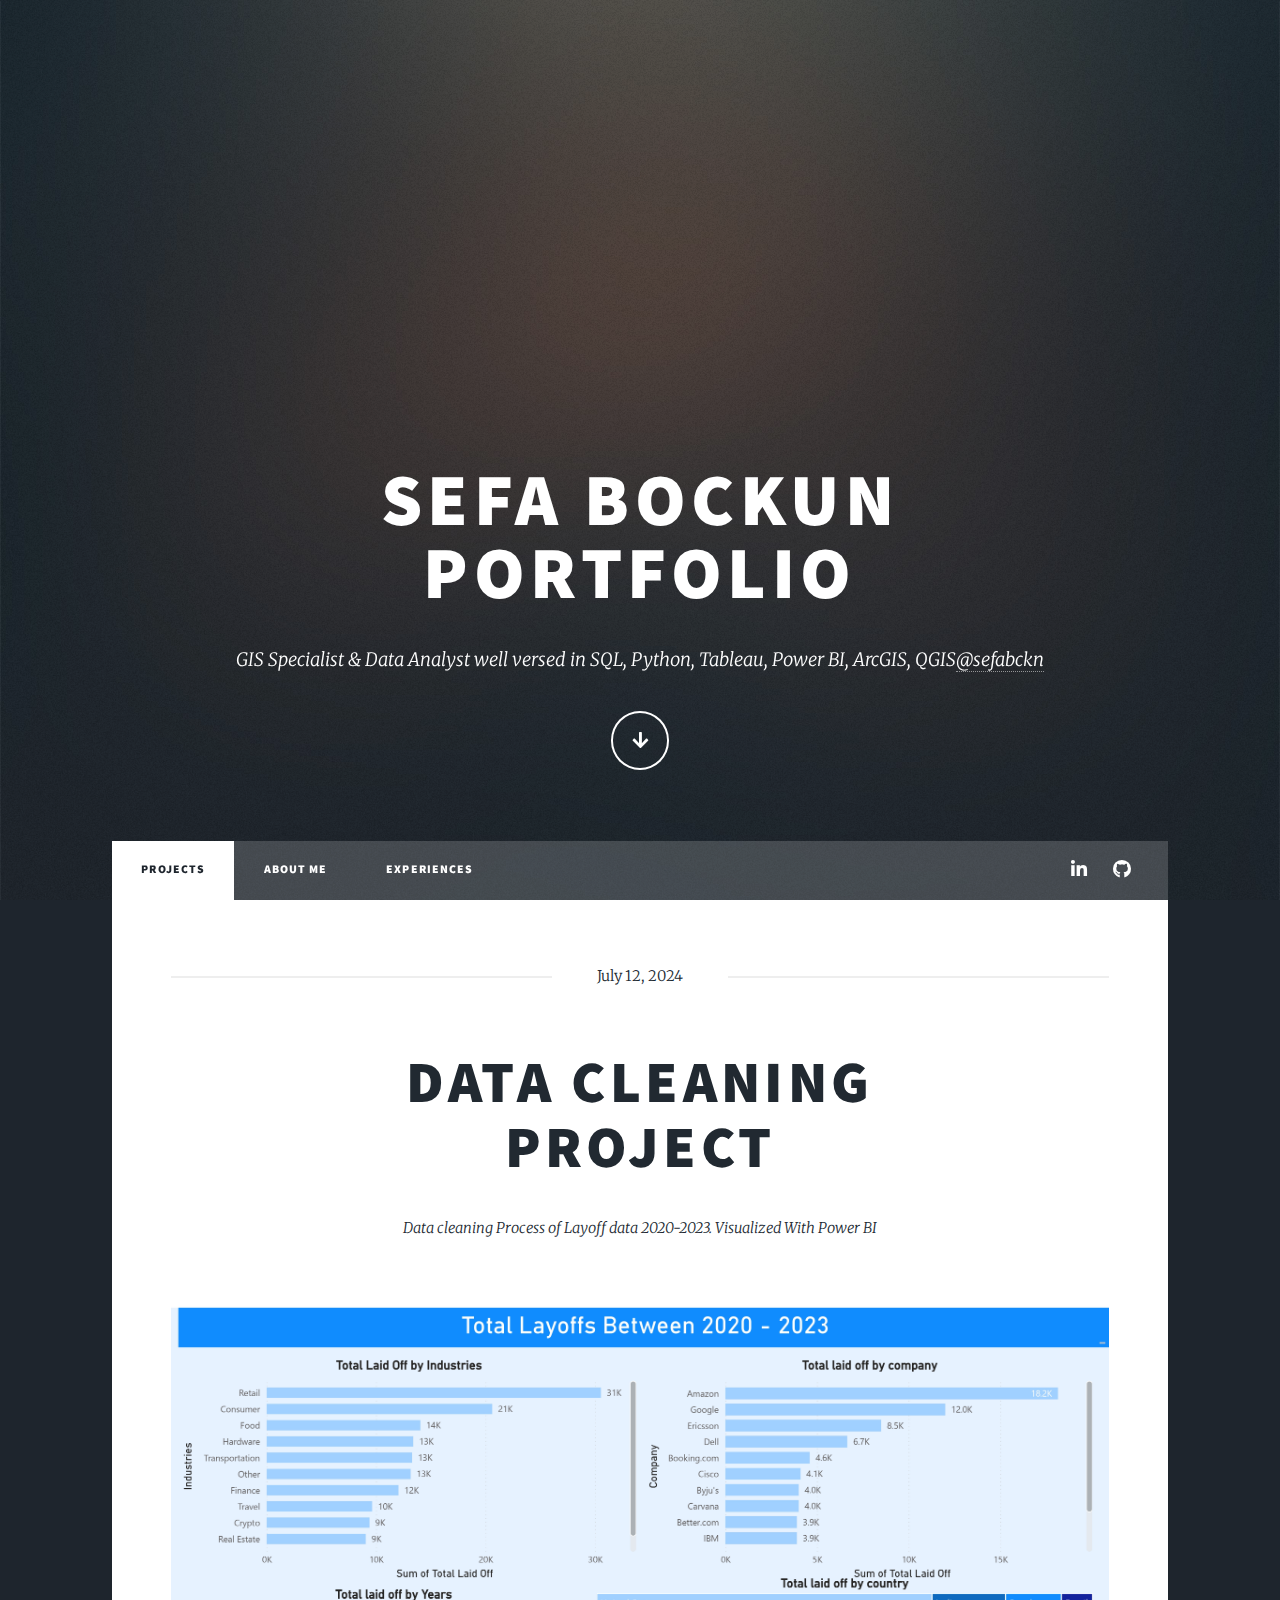
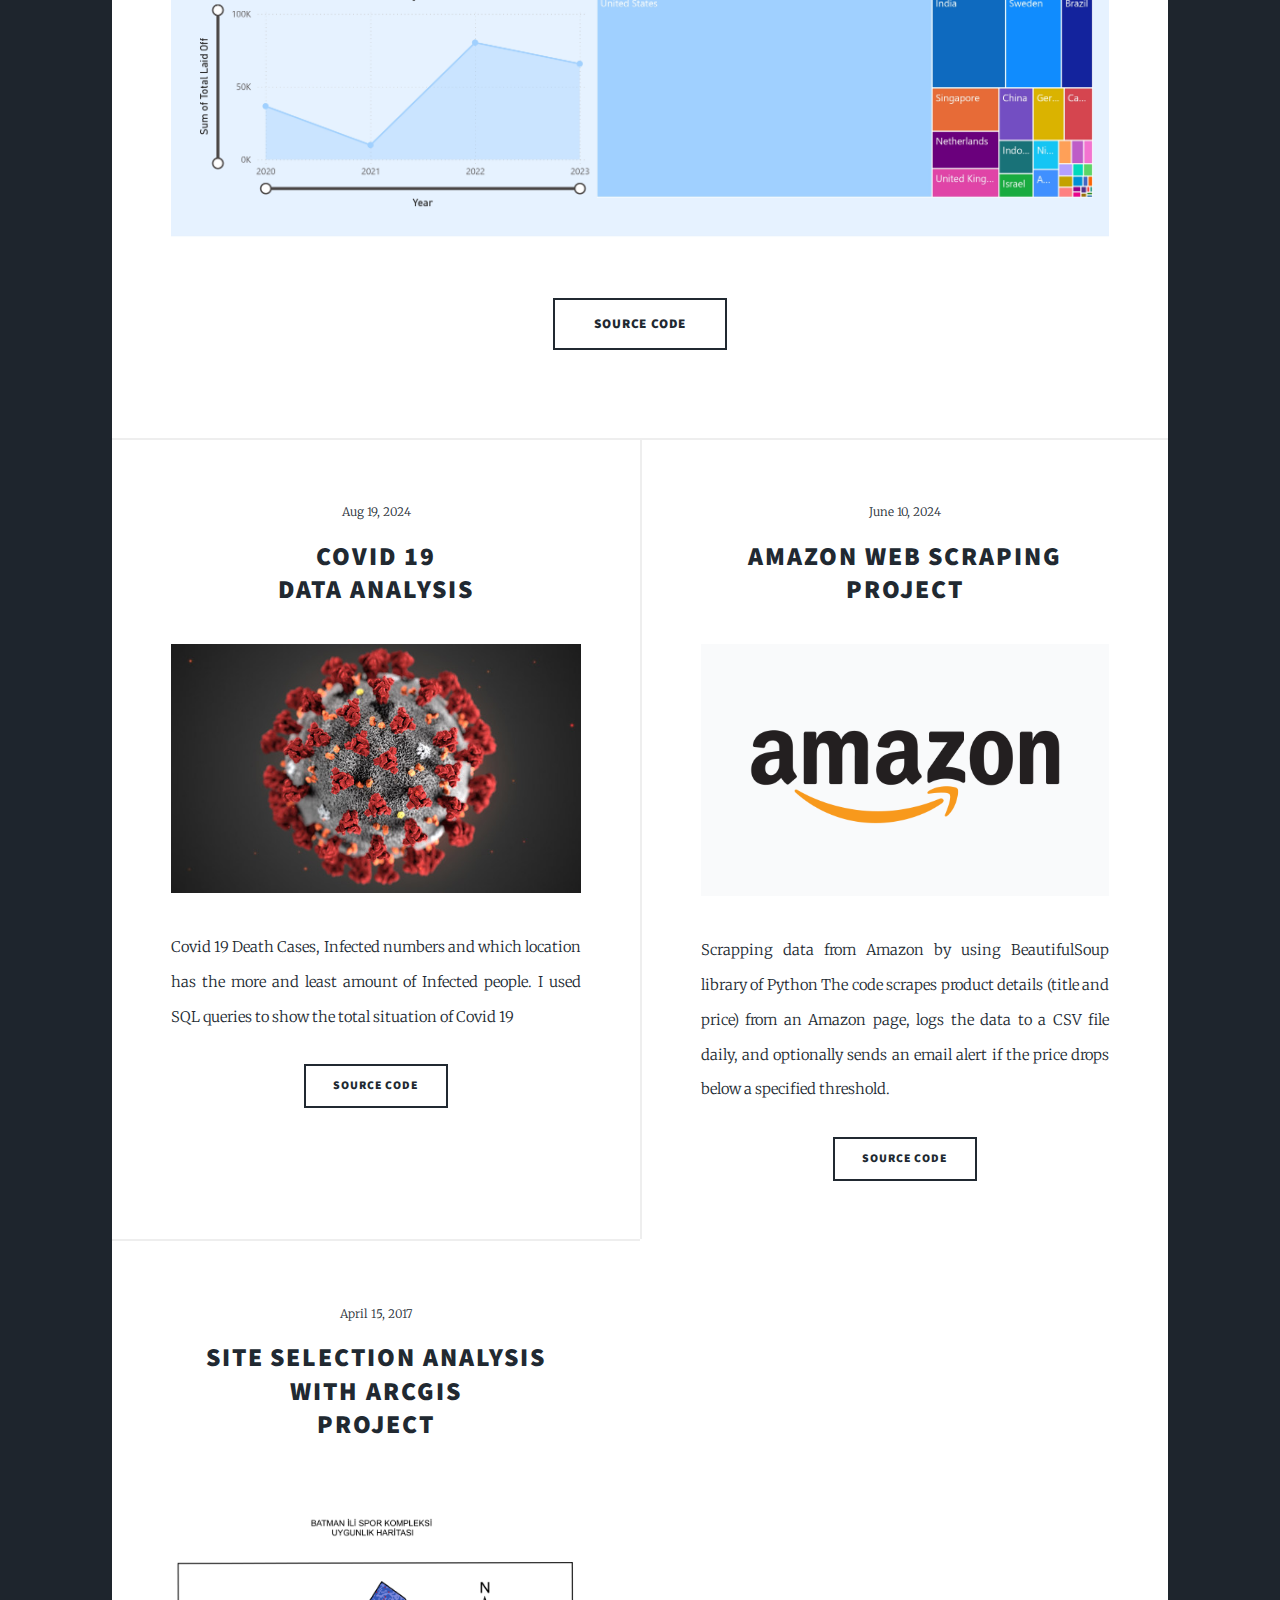
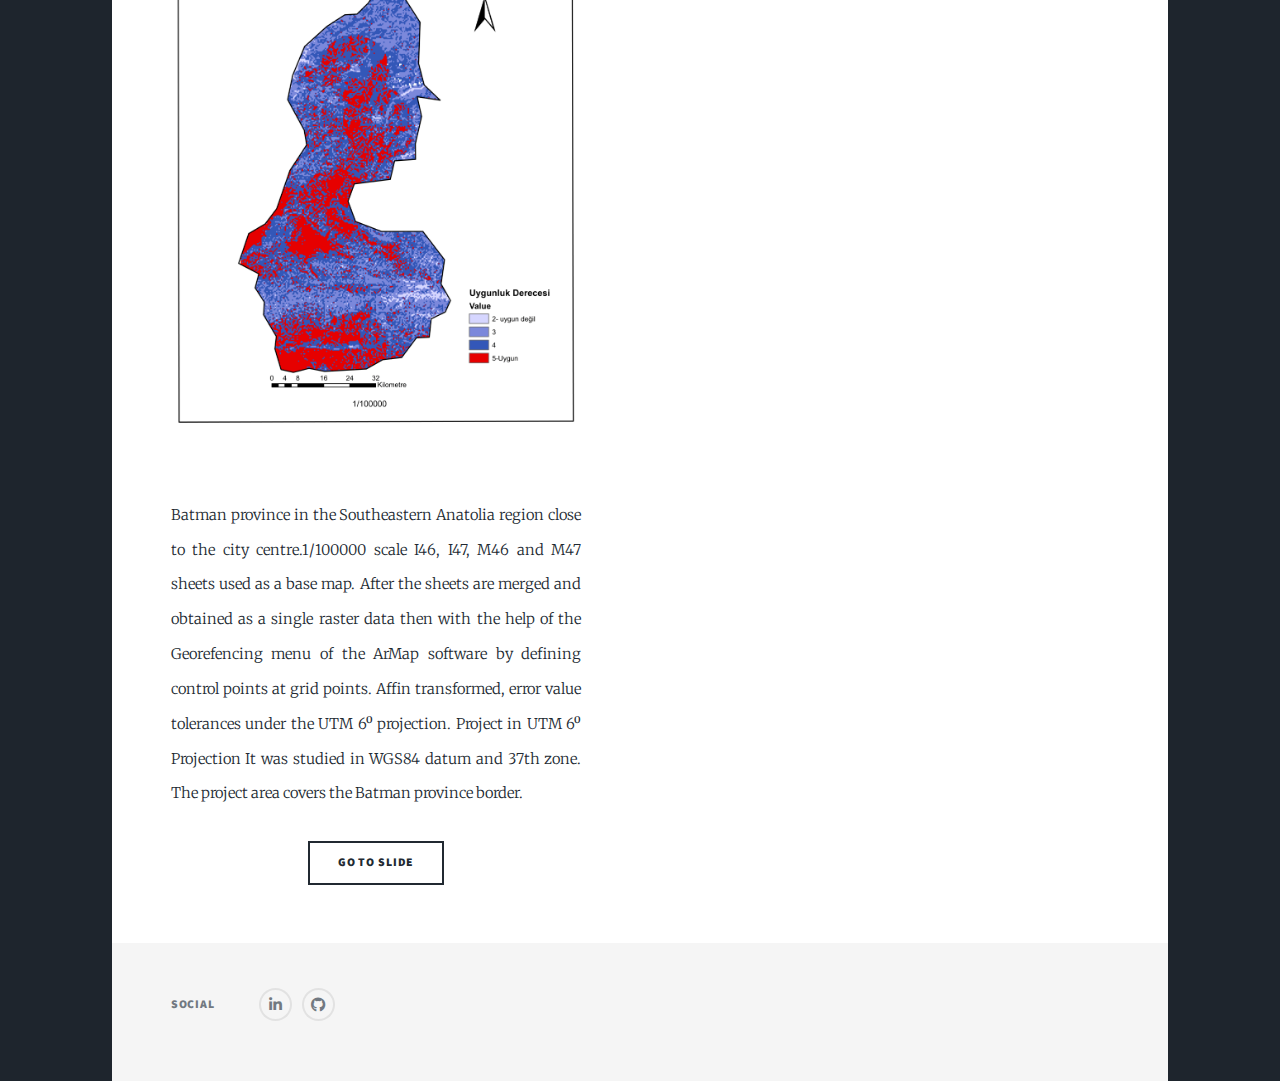
<file: index.html>
<!DOCTYPE HTML>
<!--
	Massively by HTML5 UP
	html5up.net | @ajlkn
	Free for personal and commercial use under the CCA 3.0 license (html5up.net/license)
-->
<html>
	<head>
		<title>Sefa The Analyst</title>
		<meta charset="utf-8" />
		<meta name="viewport" content="width=device-width, initial-scale=1, user-scalable=no" />
		<link rel="stylesheet" href="assets/css/main.css" />
		<noscript><link rel="stylesheet" href="assets/css/noscript.css" /></noscript>
	</head>
	<body class="is-preload">

		<!-- Wrapper -->
			<div id="wrapper" class="fade-in">

				<!-- Intro -->
					<div id="intro">
						<h1>Sefa Bockun<br />
						Portfolio</h1>
						<p>GIS Specialist & Data Analyst well versed in SQL, Python, Tableau, Power BI, ArcGIS, QGIS<a href="https://www.linkedin.com/in/sefabckn/">@sefabckn</a></p>
						<ul class="actions">
							<li><a href="#header" class="button icon solid solo fa-arrow-down scrolly">Continue</a></li>
						</ul>
					</div>

				<!-- Header -->
					<header id="header">
						<a href="index.html" class="logo">Sefa Bockun</a>
					</header>

				<!-- Nav -->
					<nav id="nav">
						<ul class="links">
							<li class="active"><a href="index.html">Projects</a></li>
							<li><a href="generic.html">About me</a></li>
							<li><a href="elements.html">Experiences</a></li>
						</ul>
						<ul class="icons">
	
							<li><a href="https://www.linkedin.com/in/sefabckn/" class="icon brands alt fa-linkedin-in"><span class="label">LinkedIn</span></a></li>
							<li><a href="https://github.com/sefabckn" class="icon brands alt fa-github"><span class="label">GitHub</span></a></li>
						</ul>
					</nav>

				<!-- Main -->
					<div id="main">

						<!-- Featured Post -->
							<article class="post featured">
								<header class="major">
									<span class="date">July 12, 2024</span>
									<h2><a href="https://github.com/sefabckn/Data_Cleaning/tree/main">Data Cleaning<br />
									</a>Project</h2>
									<p>Data cleaning Process of Layoff data 2020-2023.
										Visualized With Power BI
									</p>
								</header>
								<a href="#" class="image main"><img src="images/BI.jpg" alt="" /></a>
								<ul class="actions special">
									<li><a href="https://github.com/sefabckn/Data_Cleaning/blob/main/Layoff_Cleaned_Data.sql" class="button large">Source Code</a></li>
								</ul>
							</article>

						<!-- Posts -->
							<section class="posts">
								<article>
									<header>
										<span class="date">Aug 19, 2024</span>
										<h2><a href="#">Covid 19<br />
										Data Analysis</a></h2>
									</header>
									<a href="#" class="image fit"><img src="images/covid.jpg" alt="" /></a>
									<p>Covid 19 Death Cases, Infected numbers and which location has the more and least amount of Infected people. I used SQL queries to show the total situation of Covid 19</p>
									<ul class="actions special">
										<li><a href="https://github.com/sefabckn/Covid19DataAnalysis/blob/main/CovidAnalysi.sql" class="button">Source Code</a></li>
									</ul>
								</article>
								<article>
									<header>
										<span class="date">June 10, 2024</span>
										<h2><a href="#">Amazon Web Scraping <br />
										project</a></h2>
									</header>
									<a href="https://github.com/sefabckn/AmazonWebScraperPython/blob/main/Amazon%20Web%20Scraper%20Project.ipynb" class="image fit"><img src="images/amazon.png" alt="" /></a>
									<p>Scrapping data from Amazon by using BeautifulSoup library of Python
										The code scrapes product details (title and price) from an Amazon page, logs the data to a CSV file daily, and optionally sends an email alert if the price drops below a specified threshold. </p>
									<ul class="actions special">
										<li><a href="https://github.com/sefabckn/AmazonWebScraperPython/blob/main/Amazon%20Web%20Scraper%20Project.ipynb" class="button">Source Code</a></li>
									</ul>
								</article>
								<article>
									<header>
										<span class="date">April 15, 2017</span>
										<h2><a href="#">Site Selection Analysis with ArcGIS <br />
										project</a></h2>
									</header>
									<a href="https://www.slideshare.net/slideshow/batman-province-gis-analysis-for-sport-complex-pptx/269543562" class="image fit"><img src="images/GIS.png" alt="" /></a>
									<p>Batman province in the Southeastern Anatolia region close to the city centre.1/100000 scale I46, I47, M46 and M47 sheets used as a base map. 
										After the sheets are merged and obtained as a single raster data 
									   then with the help of the Georefencing menu of the ArMap software by defining control points at grid points.
									   
									   Affin transformed, error value tolerances 
									   under the UTM 6⁰ projection. Project in UTM 6⁰ Projection 
									   It was studied in WGS84 datum and 37th zone.
									   The project area covers the Batman province border. </p>
									<ul class="actions special">
										<li><a href="https://www.slideshare.net/slideshow/batman-province-gis-analysis-for-sport-complex-pptx/269543562" class="button">Go to Slide</a></li>
									</ul>
								</article>
							</section>

						<!-- Footer 
							<footer>
								<div class="pagination">
									<!--<a href="#" class="previous">Prev</a>
									<a href="#" class="page active">1</a>
									<a href="#" class="page">2</a>
									<a href="#" class="page">3</a>
									<span class="extra">&hellip;</span>
									<a href="#" class="page">8</a>
									<a href="#" class="page">9</a>
									<a href="#" class="page">10</a>
									<a href="#" class="next">Next</a>
								</div>
							</footer>
							-->
					</div>

				<!-- Footer -->
					<footer id="footer">
						
						<section class="split contact">
							<section>
								<h3>Social</h3>
								<ul class="icons alt">
		
									<li><a href="https://www.linkedin.com/in/sefabckn/" class="icon brands alt fa-linkedin-in"><span class="label">LinkedIn</span></a></li>
									<li><a href="https://github.com/sefabckn" class="icon brands alt fa-github"><span class="label">GitHub</span></a></li>
								</ul>
							</section>
						</section>
					</footer>

				
			</div>

		<!-- Scripts -->
			<script src="assets/js/jquery.min.js"></script>
			<script src="assets/js/jquery.scrollex.min.js"></script>
			<script src="assets/js/jquery.scrolly.min.js"></script>
			<script src="assets/js/browser.min.js"></script>
			<script src="assets/js/breakpoints.min.js"></script>
			<script src="assets/js/util.js"></script>
			<script src="assets/js/main.js"></script>

	</body>
</html>
</file>
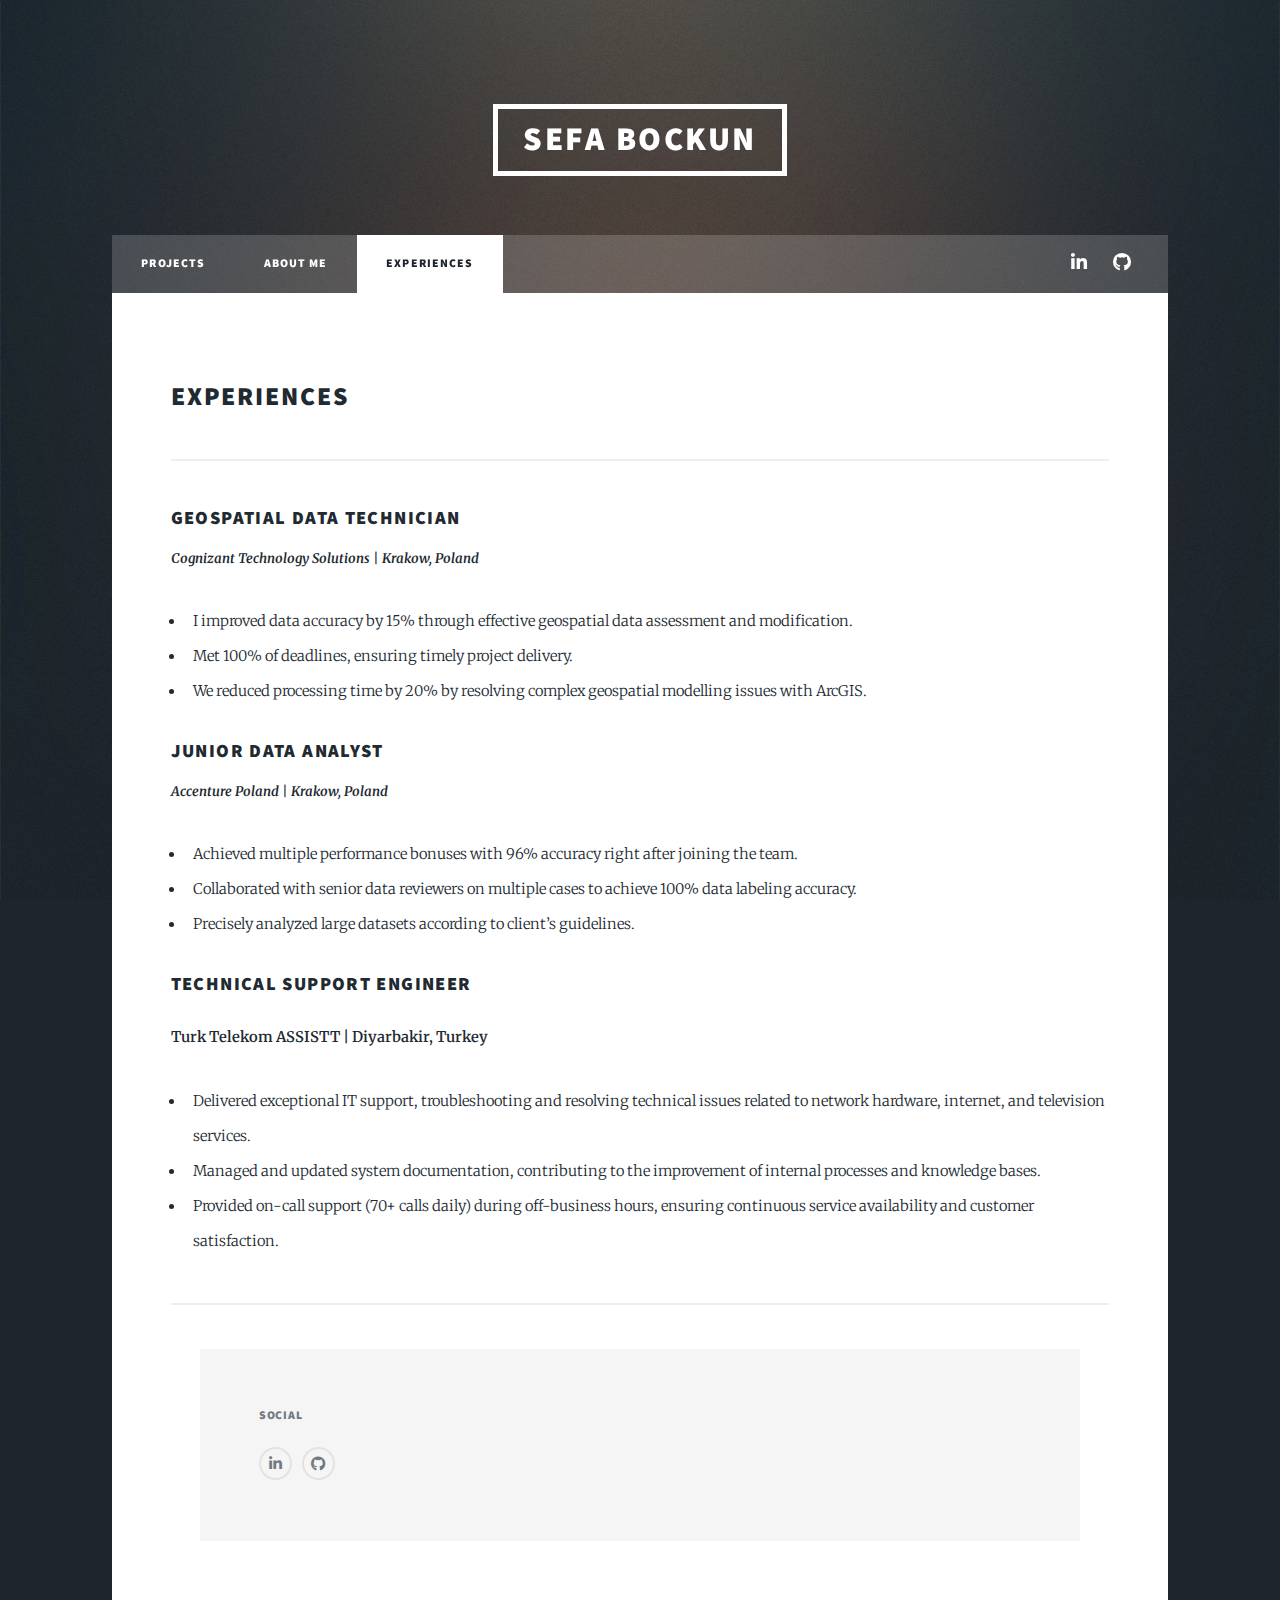
<file: elements.html>
<!DOCTYPE HTML>
<!--
	Massively by HTML5 UP
	html5up.net | @ajlkn
	Free for personal and commercial use under the CCA 3.0 license (html5up.net/license)
-->
<html>
	<head>
		<title>Who am I</title>
		<meta charset="utf-8" />
		<meta name="viewport" content="width=device-width, initial-scale=1, user-scalable=no" />
		<link rel="stylesheet" href="assets/css/main.css" />
		<noscript><link rel="stylesheet" href="assets/css/noscript.css" /></noscript>
	</head>
	<body class="is-preload">

		<!-- Wrapper -->
			<div id="wrapper">
			
				<!-- Header -->
					<header id="header">
						<a href="index.html" class="logo">Sefa Bockun</a>
					</header>

				<!-- Nav -->
					<nav id="nav">
						<ul class="links">
							<li><a href="index.html">Projects</a></li>
							<li><a href="generic.html">About me</a></li>
							<li class="active"><a href="elements.html">Experiences</a></li>
						</ul>
						<ul class="icons">
							<li><a href="https://www.linkedin.com/in/sefabckn/" class="icon brands alt fa-linkedin-in"><span class="label">LinkedIn</span></a></li>
									<li><a href="https://github.com/sefabckn" class="icon brands alt fa-github"><span class="label">GitHub</span></a></li>
						</ul>
					</nav>

				<!-- Main -->
					<div id="main">

						<!-- Post -->
							<section class="post">

								<!-- Text stuff -->
									<h2>Experiences</h2>
									<hr />
									<header>
											<h3>Geospatial Data Technician</h3>
											<p><strong>Cognizant Technology Solutions | Krakow, Poland</strong></p>
											<ul>
												<li>I improved data accuracy by 15% through effective geospatial data assessment and modification.</li>
												<li>Met 100% of deadlines, ensuring timely project delivery.</li>
												<li>We reduced processing time by 20% by resolving complex geospatial modelling issues with ArcGIS.</li>
											</ul>
									
											<h3>Junior Data Analyst</h3>
											<p><strong>Accenture Poland | Krakow, Poland</strong></p>
											<ul>
												<li>Achieved multiple performance bonuses with 96% accuracy right after joining the team.</li>
												<li>Collaborated with senior data reviewers on multiple cases to achieve 100% data labeling accuracy.</li>
												<li>Precisely analyzed large datasets according to client’s guidelines.</li>
											</ul>
										</header>
										<h3>Technical Support Engineer</h3>
											<p><strong>Turk Telekom ASSISTT | Diyarbakir, Turkey</strong></p>
											<ul>
											<li>Delivered exceptional IT support, troubleshooting and resolving technical issues related to network hardware, internet, and television services.</li>
											<li>Managed and updated system documentation, contributing to the improvement of internal processes and knowledge bases.</li>
											<li>Provided on-call support (70+ calls daily) during off-business hours, ensuring continuous service availability and customer satisfaction.</li>
											</ul>

									<hr />

								

				

				<!-- Footer -->
					<footer id="footer">
						
						
							<section>
								<h3>Social</h3>
								<ul class="icons alt">
									<li><a href="https://www.linkedin.com/in/sefabckn/" class="icon brands alt fa-linkedin-in"><span class="label">LinkedIn</span></a></li>
									<li><a href="https://github.com/sefabckn" class="icon brands alt fa-github"><span class="label">GitHub</span></a></li>
								</ul>
							</section>
						
					</footer>

				
			</div>

		<!-- Scripts -->
			<script src="assets/js/jquery.min.js"></script>
			<script src="assets/js/jquery.scrollex.min.js"></script>
			<script src="assets/js/jquery.scrolly.min.js"></script>
			<script src="assets/js/browser.min.js"></script>
			<script src="assets/js/breakpoints.min.js"></script>
			<script src="assets/js/util.js"></script>
			<script src="assets/js/main.js"></script>

	</body>
</html>
</file>
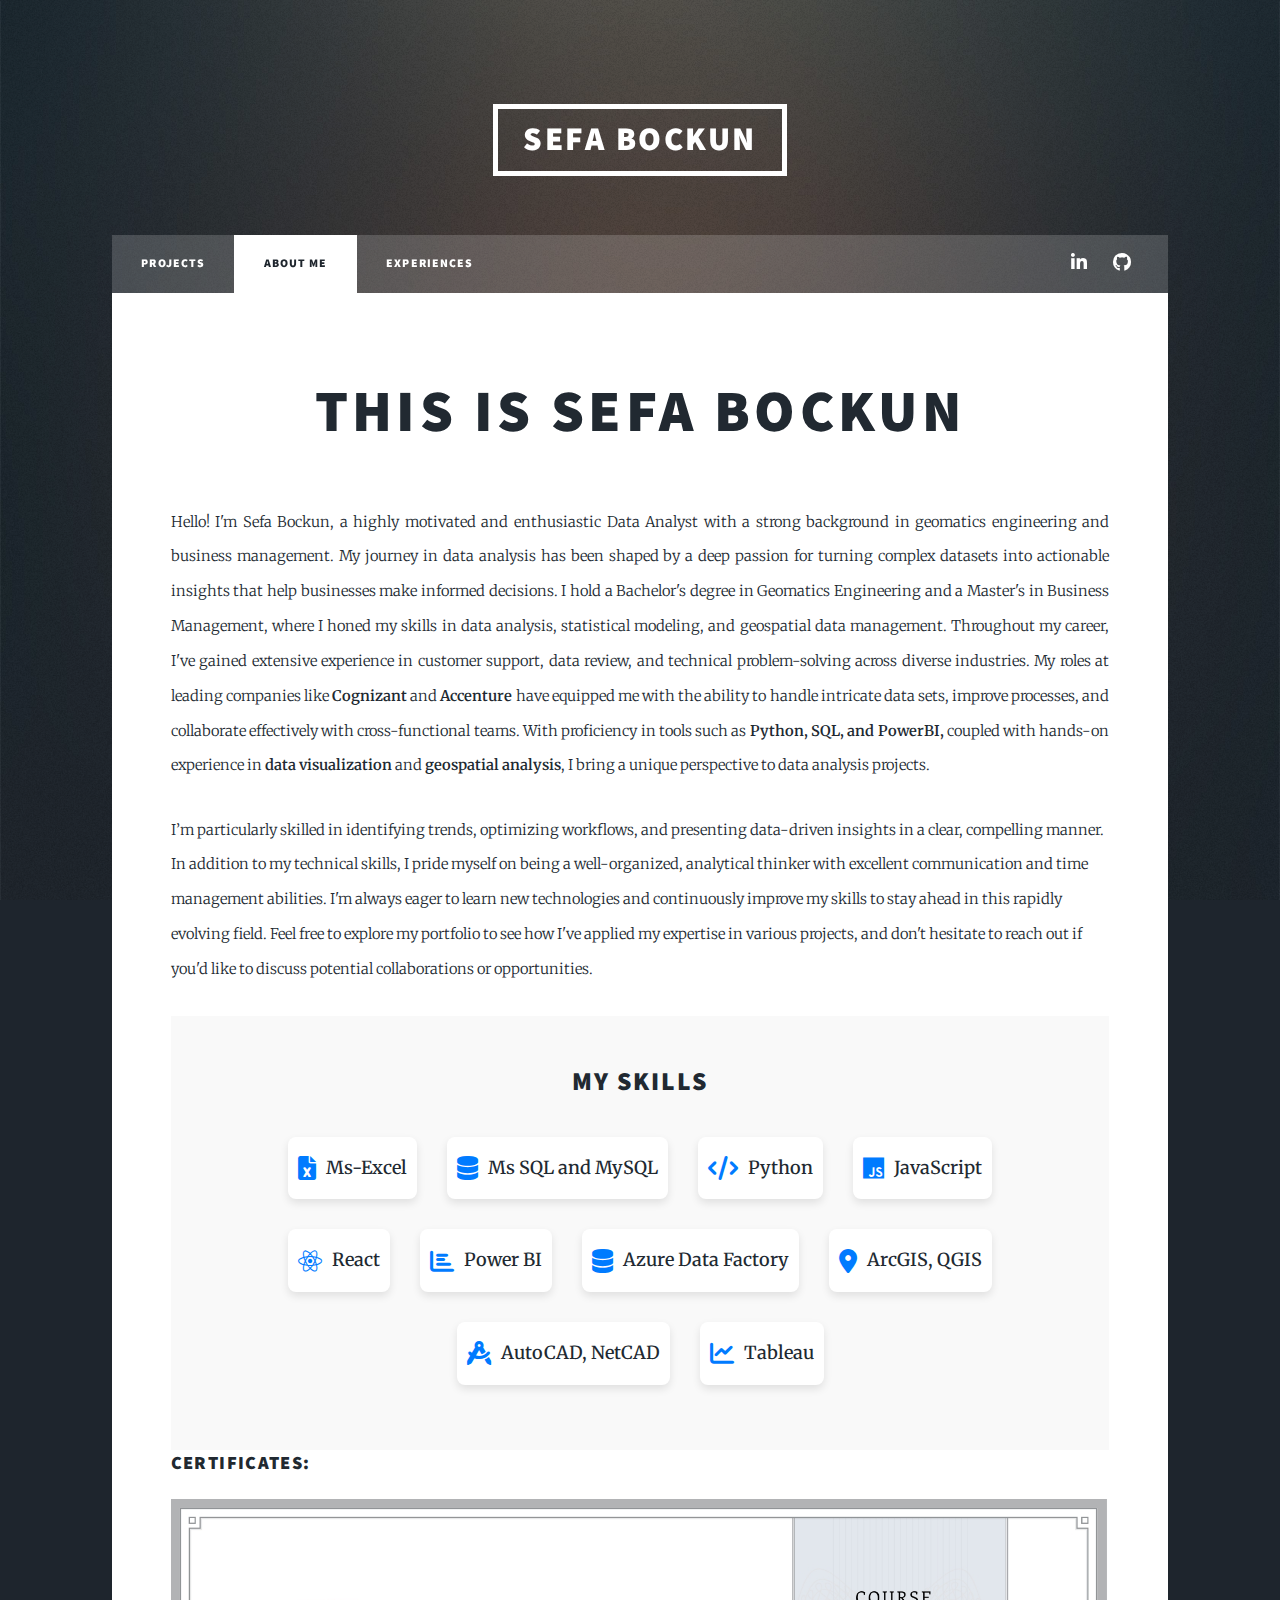
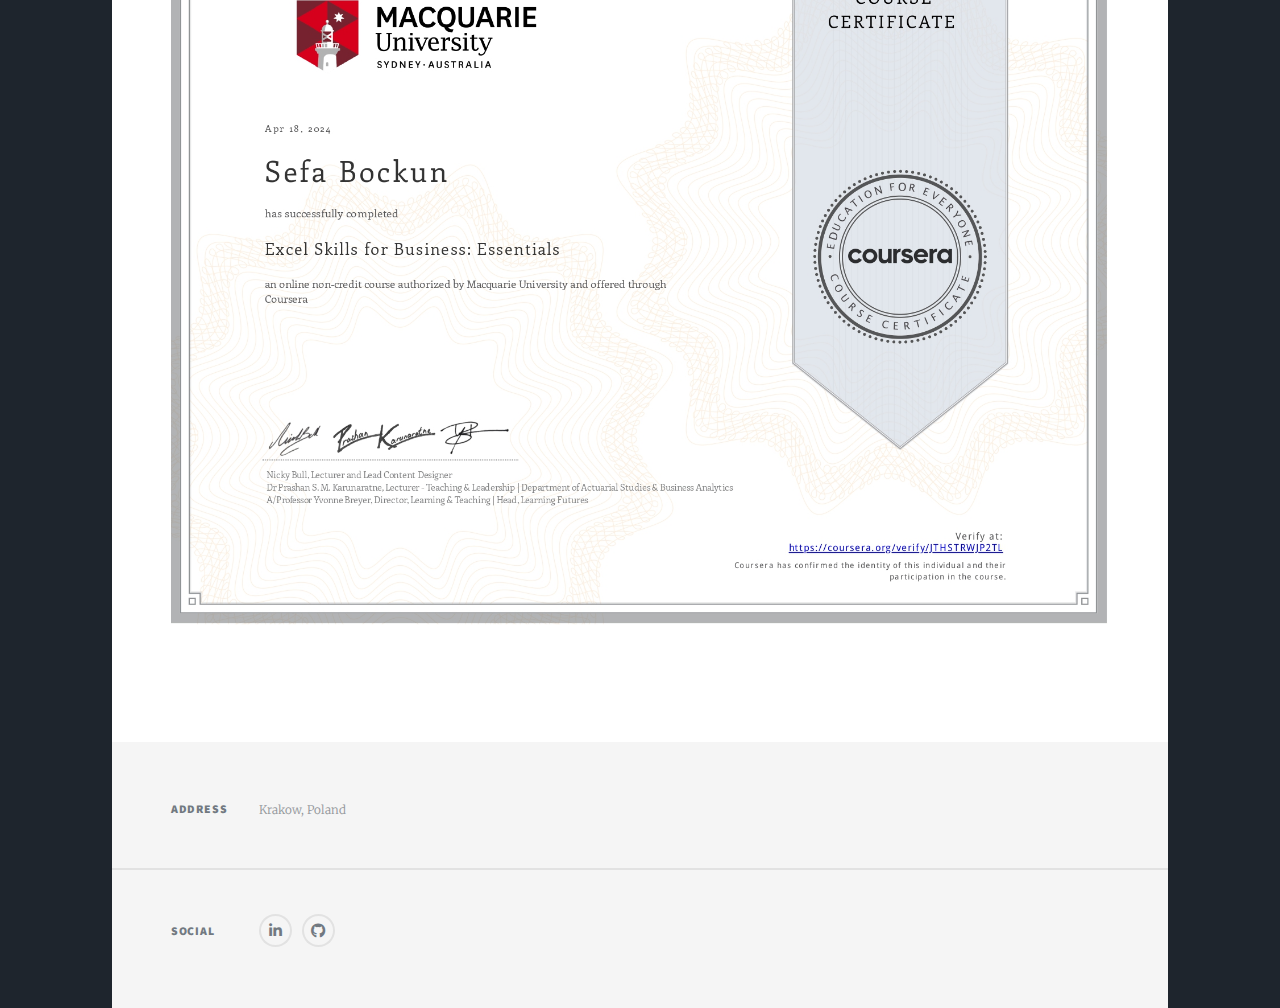
<file: generic.html>
<!DOCTYPE HTML>
<!--
	Massively by HTML5 UP
	html5up.net | @ajlkn
	Free for personal and commercial use under the CCA 3.0 license (html5up.net/license)
-->
<html>

<head>
	<title>Experiences</title>
	<meta charset="utf-8" />
	<meta name="viewport" content="width=device-width, initial-scale=1, user-scalable=no" />
	<link rel="stylesheet" href="assets/css/main.css" />
	<link rel="stylesheet" href="https://cdnjs.cloudflare.com/ajax/libs/font-awesome/5.15.4/css/all.min.css">
	<link rel="stylesheet" href="https://cdnjs.cloudflare.com/ajax/libs/font-awesome/6.0.0-beta3/css/all.min.css">


	<noscript>
		<link rel="stylesheet" href="assets/css/noscript.css" />
	</noscript>
</head>

<body class="is-preload">

	<!-- Wrapper -->
	<div id="wrapper">

		<!-- Header -->
		<header id="header">
			<a href="index.html" class="logo">Sefa Bockun</a>
		</header>

		<!-- Nav -->
		<nav id="nav">
			<ul class="links">
				<li><a href="index.html">Projects</a></li>
				<li class="active"><a href="generic.html">About me</a></li>
				<li><a href="elements.html">Experiences</a></li>
			</ul>
			<ul class="icons">
				<li><a href="https://www.linkedin.com/in/sefabckn/" class="icon brands alt fa-linkedin-in"><span
							class="label">LinkedIn</span></a></li>
				<li><a href="https://github.com/sefabckn" class="icon brands alt fa-github"><span
							class="label">GitHub</span></a></li>
			</ul>
		</nav>

		<!-- Main -->
		<div id="main">

			<!-- Post -->
			<section class="post">
				<header class="major">

					<h1>This is Sefa Bockun<br /></h1>

				</header>

				<p>
				<p>
					Hello! I'm Sefa Bockun, a highly motivated and enthusiastic Data Analyst with a strong background in
					geomatics engineering and business management. My journey in data analysis has been shaped by a deep
					passion for turning complex datasets into actionable insights that help businesses make informed
					decisions.

					I hold a Bachelor's degree in Geomatics Engineering and a Master's in Business Management, where I
					honed my skills in data analysis, statistical modeling, and geospatial data management. Throughout
					my career, I've gained extensive experience in customer support, data review, and technical
					problem-solving across diverse industries. My roles at leading companies like <b>Cognizant</b> and
					<b>Accenture</b> have equipped me with the ability to handle intricate data sets, improve processes,
					and collaborate effectively with cross-functional teams.

					With proficiency in tools such as <b>Python, SQL, and PowerBI,</b> coupled with hands-on experience
					in <b>data visualization</b> and <b>geospatial analysis</b>, I bring a unique perspective to data
					analysis projects.
				</p>
				I’m particularly skilled in identifying trends, optimizing workflows, and presenting data-driven
				insights in a clear, compelling manner.

				In addition to my technical skills, I pride myself on being a well-organized, analytical thinker with
				excellent communication and time management abilities. I'm always eager to learn new technologies and
				continuously improve my skills to stay ahead in this rapidly evolving field.

				Feel free to explore my portfolio to see how I've applied my expertise in various projects, and don't
				hesitate to reach out if you'd like to discuss potential collaborations or opportunities.</p>

				<section id="skills">
					<h2>My Skills</h2>
					<div class="skills-container">
					  <div class="skill">
						<i class="fa fa-file-excel"></i>  <!-- Icon for Excel -->
						<span>Ms-Excel</span>
					  </div>
					  <div class="skill">
						<i class="fa fa-database"></i> <!-- Icon for SQL -->
						<span>Ms SQL and MySQL</span>
					  </div>
					  <div class="skill">
						<i class="fa fa-code"></i> <!-- Icon for Python -->
						<span>Python</span>
					  </div>
					  <div class="skill">
						<i class="fa-brands fa-js"></i>
						<span>JavaScript</span>
					  </div>
					  <div class="skill">
						<i class="fa-brands fa-react"></i>
						<span>React</span>
					  </div>
					  <div class="skill">
						<i class="fa fa-chart-bar"></i> <!-- Icon for Power BI -->
						<span>Power BI</span>
					  </div>
					  <div class="skill">
						<i class="fa fa-database"></i> <!-- Icon for Azure -->
						<span>Azure Data Factory</span>
					  </div>
					  <div class="skill">
						<i class="fa fa-map-marker-alt"></i> <!-- Icon for GIS Tools -->
						<span>ArcGIS, QGIS</span>
					  </div>
					  <div class="skill">
						<i class="fa fa-drafting-compass"></i> <!-- Icon for CAD Tools -->
						<span>AutoCAD, NetCAD</span>
					  </div>
					  <div class="skill">
						<i class="fa fa-chart-line"></i> <!-- Icon for Tableau -->
						<span>Tableau</span>
					  </div>
					</div>
				</section>
				  

				<h3>Certificates:</h3>
				<a href="https://coursera.org/share/b00043b61b13b8c5d66f800bca268721" class="image-fit"><img src="images/excelcertf.jpg" class="image main"></a>
			</section>

		</div>

		<!-- Footer -->
		<footer id="footer">

			<section class="split contact">
				<section class="alt">
					<h3>Address</h3>
					<p>Krakow, Poland<br />
					</p>
				</section>
				<section>
					<h3>Social</h3>
					<ul class="icons alt">
						<li><a href="https://www.linkedin.com/in/sefabckn/" class="icon brands alt fa-linkedin-in"><span
									class="label">LinkedIn</span></a></li>
						<li><a href="https://github.com/sefabckn" class="icon brands alt fa-github"><span
									class="label">GitHub</span></a></li>
					</ul>
				</section>
			</section>
		</footer>

		
	</div>

	<!-- Scripts -->
	<script src="assets/js/jquery.min.js"></script>
	<script src="assets/js/jquery.scrollex.min.js"></script>
	<script src="assets/js/jquery.scrolly.min.js"></script>
	<script src="assets/js/browser.min.js"></script>
	<script src="assets/js/breakpoints.min.js"></script>
	<script src="assets/js/util.js"></script>
	<script src="assets/js/main.js"></script>

</body>

</html>
</file>
<file: assets/css/main.css>
@import url(fontawesome-all.min.css);
@import url("https://fonts.googleapis.com/css?family=Merriweather:300,700,300italic,700italic|Source+Sans+Pro:900");

/*
	Massively by HTML5 UP
	html5up.net | @ajlkn
	Free for personal and commercial use under the CCA 3.0 license (html5up.net/license)
*/

html, body, div, span, applet, object,
iframe, h1, h2, h3, h4, h5, h6, p, blockquote,
pre, a, abbr, acronym, address, big, cite,
code, del, dfn, em, img, ins, kbd, q, s, samp,
small, strike, strong, sub, sup, tt, var, b,
u, i, center, dl, dt, dd, ol, ul, li, fieldset,
form, label, legend, table, caption, tbody,
tfoot, thead, tr, th, td, article, aside,
canvas, details, embed, figure, figcaption,
footer, header, hgroup, menu, nav, output, ruby,
section, summary, time, mark, audio, video {
	margin: 0;
	padding: 0;
	border: 0;
	font-size: 100%;
	font: inherit;
	vertical-align: baseline;}

article, aside, details, figcaption, figure,
footer, header, hgroup, menu, nav, section {
	display: block;}

body {
	line-height: 1;
}

ol, ul {
	list-style: none;
}

blockquote, q {
	quotes: none;
}

	blockquote:before, blockquote:after, q:before, q:after {
		content: '';
		content: none;
	}

table {
	border-collapse: collapse;
	border-spacing: 0;
}

body {
	-webkit-text-size-adjust: none;
}

mark {
	background-color: transparent;
	color: inherit;
}

input::-moz-focus-inner {
	border: 0;
	padding: 0;
}

input, select, textarea {
	-moz-appearance: none;
	-webkit-appearance: none;
	-ms-appearance: none;
	appearance: none;
}

/* Basic */

	@-ms-viewport {
		width: device-width;
	}

	body {
		-ms-overflow-style: scrollbar;
	}

	@media screen and (max-width: 480px) {

		html, body {
			min-width: 320px;
		}

	}

	html {
		box-sizing: border-box;
	}

	*, *:before, *:after {
		box-sizing: inherit;
	}

	body {
		background-color: #1e252d;
	}

		body.is-preload *, body.is-preload *:before, body.is-preload *:after {
			-moz-animation: none !important;
			-webkit-animation: none !important;
			-ms-animation: none !important;
			animation: none !important;
			-moz-transition: none !important;
			-webkit-transition: none !important;
			-ms-transition: none !important;
			transition: none !important;
		}

/* Type */

	html {
		font-size: 16pt;
	}

		@media screen and (max-width: 1680px) {

			html {
				font-size: 12pt;
			}

		}

		@media screen and (max-width: 1280px) {

			html {
				font-size: 11pt;
			}

		}

		@media screen and (max-width: 360px) {

			html {
				font-size: 10pt;
			}

		}

	body {
		color: #212931;
	}

	body, input, select, textarea {
		font-family: "Merriweather", Georgia, serif;
		font-weight: 300;
		font-size: 1rem;
		line-height: 2.375;
	}

	a {
		-moz-transition: color 0.2s ease-in-out, background-color 0.2s ease-in-out, border-color 0.2s ease-in-out, box-shadow 0.2s ease-in-out;
		-webkit-transition: color 0.2s ease-in-out, background-color 0.2s ease-in-out, border-color 0.2s ease-in-out, box-shadow 0.2s ease-in-out;
		-ms-transition: color 0.2s ease-in-out, background-color 0.2s ease-in-out, border-color 0.2s ease-in-out, box-shadow 0.2s ease-in-out;
		transition: color 0.2s ease-in-out, background-color 0.2s ease-in-out, border-color 0.2s ease-in-out, box-shadow 0.2s ease-in-out;
		border-bottom: dotted 1px;
		text-decoration: none;
	}

		a:hover {
			border-bottom-color: transparent;
		}

	strong, b {
		font-weight: 600;
	}

	em, i {
		font-style: italic;
	}

	p {
		text-align: justify;
		margin: 0 0 2rem 0;
	}

	h1, h2, h3, h4, h5, h6 {
		font-family: "Source Sans Pro", Helvetica, sans-serif;
		font-weight: 900;
		line-height: 1.5;
		letter-spacing: 0.075em;
		text-transform: uppercase;
		margin: 0 0 1rem 0;
	}

		h1 a, h2 a, h3 a, h4 a, h5 a, h6 a {
			border-bottom: 0;
			color: inherit;
			text-decoration: none;
		}

	h1 {
		font-size: 4rem;
		line-height: 1.1;
		margin: 0 0 2rem 0;
	}

	h2 {
		font-size: 1.75rem;
		line-height: 1.3;
		margin: 0 0 1.5rem 0;
	}

	h3 {
		font-size: 1.25rem;
		margin: 0 0 1.5rem 0;
	}

	h4 {
		font-size: 1rem;
	}

	h5 {
		font-size: 0.9rem;
	}

	h6 {
		font-size: 0.8rem;
	}

	sub {
		font-size: 0.8rem;
		position: relative;
		top: 0.5rem;
	}

	sup {
		font-size: 0.8rem;
		position: relative;
		top: -0.5rem;
	}

	blockquote {
		border-left: solid 4px;
		font-style: italic;
		margin: 0 0 2rem 0;
		padding: 0.5rem 0 0.5rem 2rem;
	}

	code {
		border: solid 2px;
		font-family: "Courier New", monospace;
		font-size: 0.9rem;
		margin: 0 0.25rem;
		padding: 0.25rem 0.65rem;
	}

	pre {
		-webkit-overflow-scrolling: touch;
		font-family: "Courier New", monospace;
		font-size: 0.9rem;
		margin: 0 0 2rem 0;
	}

		pre code {
			display: block;
			line-height: 1.75;
			padding: 1rem 1.5rem;
			overflow-x: auto;
		}

	hr {
		border: 0;
		border-bottom: solid 2px;
		margin: 3rem 0;
	}

		hr.major {
			margin: 5rem 0;
		}

	.align-left {
		text-align: left;
	}

	.align-center {
		text-align: center;
	}

	.align-right {
		text-align: right;
	}

	input, select, textarea {
		color: #212931;
	}

	a {
		color: #212931;
		border-bottom-color: rgba(33, 41, 49, 0.5);
	}

		a:hover {
			border-bottom-color: transparent;
			color: #18bfef !important;
		}

	strong, b {
		color: #212931;
	}

	h1, h2, h3, h4, h5, h6 {
		color: #212931;
	}

	blockquote {
		border-left-color: #eeeeee;
	}

	code {
		background: rgba(220, 220, 220, 0.25);
		border-color: #eeeeee;
	}

	hr {
		border-bottom-color: #eeeeee;
	}

/* Row */

	.row {
		display: flex;
		flex-wrap: wrap;
		box-sizing: border-box;
		align-items: stretch;
	}

		.row > * {
			box-sizing: border-box;
		}

		.row.gtr-uniform > * > :last-child {
			margin-bottom: 0;
		}

		.row.aln-left {
			justify-content: flex-start;
		}

		.row.aln-center {
			justify-content: center;
		}

		.row.aln-right {
			justify-content: flex-end;
		}

		.row.aln-top {
			align-items: flex-start;
		}

		.row.aln-middle {
			align-items: center;
		}

		.row.aln-bottom {
			align-items: flex-end;
		}

		.row > .imp {
			order: -1;
		}

		.row > .col-1 {
			width: 8.33333%;
		}

		.row > .off-1 {
			margin-left: 8.33333%;
		}

		.row > .col-2 {
			width: 16.66667%;
		}

		.row > .off-2 {
			margin-left: 16.66667%;
		}

		.row > .col-3 {
			width: 25%;
		}

		.row > .off-3 {
			margin-left: 25%;
		}

		.row > .col-4 {
			width: 33.33333%;
		}

		.row > .off-4 {
			margin-left: 33.33333%;
		}

		.row > .col-5 {
			width: 41.66667%;
		}

		.row > .off-5 {
			margin-left: 41.66667%;
		}

		.row > .col-6 {
			width: 50%;
		}

		.row > .off-6 {
			margin-left: 50%;
		}

		.row > .col-7 {
			width: 58.33333%;
		}

		.row > .off-7 {
			margin-left: 58.33333%;
		}

		.row > .col-8 {
			width: 66.66667%;
		}

		.row > .off-8 {
			margin-left: 66.66667%;
		}

		.row > .col-9 {
			width: 75%;
		}

		.row > .off-9 {
			margin-left: 75%;
		}

		.row > .col-10 {
			width: 83.33333%;
		}

		.row > .off-10 {
			margin-left: 83.33333%;
		}

		.row > .col-11 {
			width: 91.66667%;
		}

		.row > .off-11 {
			margin-left: 91.66667%;
		}

		.row > .col-12 {
			width: 100%;
		}

		.row > .off-12 {
			margin-left: 100%;
		}

		.row.gtr-0 {
			margin-top: 0;
			margin-left: 0rem;
		}

			.row.gtr-0 > * {
				padding: 0 0 0 0rem;
			}

			.row.gtr-0.gtr-uniform {
				margin-top: 0rem;
			}

				.row.gtr-0.gtr-uniform > * {
					padding-top: 0rem;
				}

		.row.gtr-25 {
			margin-top: 0;
			margin-left: -0.375rem;
		}

			.row.gtr-25 > * {
				padding: 0 0 0 0.375rem;
			}

			.row.gtr-25.gtr-uniform {
				margin-top: -0.375rem;
			}

				.row.gtr-25.gtr-uniform > * {
					padding-top: 0.375rem;
				}

		.row.gtr-50 {
			margin-top: 0;
			margin-left: -0.75rem;
		}

			.row.gtr-50 > * {
				padding: 0 0 0 0.75rem;
			}

			.row.gtr-50.gtr-uniform {
				margin-top: -0.75rem;
			}

				.row.gtr-50.gtr-uniform > * {
					padding-top: 0.75rem;
				}

		.row {
			margin-top: 0;
			margin-left: -1.5rem;
		}

			.row > * {
				padding: 0 0 0 1.5rem;
			}

			.row.gtr-uniform {
				margin-top: -1.5rem;
			}

				.row.gtr-uniform > * {
					padding-top: 1.5rem;
				}

		.row.gtr-150 {
			margin-top: 0;
			margin-left: -2.25rem;
		}

			.row.gtr-150 > * {
				padding: 0 0 0 2.25rem;
			}

			.row.gtr-150.gtr-uniform {
				margin-top: -2.25rem;
			}

				.row.gtr-150.gtr-uniform > * {
					padding-top: 2.25rem;
				}

		.row.gtr-200 {
			margin-top: 0;
			margin-left: -3rem;
		}

			.row.gtr-200 > * {
				padding: 0 0 0 3rem;
			}

			.row.gtr-200.gtr-uniform {
				margin-top: -3rem;
			}

				.row.gtr-200.gtr-uniform > * {
					padding-top: 3rem;
				}

		@media screen and (max-width: 1680px) {

			.row {
				display: flex;
				flex-wrap: wrap;
				box-sizing: border-box;
				align-items: stretch;
			}

				.row > * {
					box-sizing: border-box;
				}

				.row.gtr-uniform > * > :last-child {
					margin-bottom: 0;
				}

				.row.aln-left {
					justify-content: flex-start;
				}

				.row.aln-center {
					justify-content: center;
				}

				.row.aln-right {
					justify-content: flex-end;
				}

				.row.aln-top {
					align-items: flex-start;
				}

				.row.aln-middle {
					align-items: center;
				}

				.row.aln-bottom {
					align-items: flex-end;
				}

				.row > .imp-xlarge {
					order: -1;
				}

				.row > .col-1-xlarge {
					width: 8.33333%;
				}

				.row > .off-1-xlarge {
					margin-left: 8.33333%;
				}

				.row > .col-2-xlarge {
					width: 16.66667%;
				}

				.row > .off-2-xlarge {
					margin-left: 16.66667%;
				}

				.row > .col-3-xlarge {
					width: 25%;
				}

				.row > .off-3-xlarge {
					margin-left: 25%;
				}

				.row > .col-4-xlarge {
					width: 33.33333%;
				}

				.row > .off-4-xlarge {
					margin-left: 33.33333%;
				}

				.row > .col-5-xlarge {
					width: 41.66667%;
				}

				.row > .off-5-xlarge {
					margin-left: 41.66667%;
				}

				.row > .col-6-xlarge {
					width: 50%;
				}

				.row > .off-6-xlarge {
					margin-left: 50%;
				}

				.row > .col-7-xlarge {
					width: 58.33333%;
				}

				.row > .off-7-xlarge {
					margin-left: 58.33333%;
				}

				.row > .col-8-xlarge {
					width: 66.66667%;
				}

				.row > .off-8-xlarge {
					margin-left: 66.66667%;
				}

				.row > .col-9-xlarge {
					width: 75%;
				}

				.row > .off-9-xlarge {
					margin-left: 75%;
				}

				.row > .col-10-xlarge {
					width: 83.33333%;
				}

				.row > .off-10-xlarge {
					margin-left: 83.33333%;
				}

				.row > .col-11-xlarge {
					width: 91.66667%;
				}

				.row > .off-11-xlarge {
					margin-left: 91.66667%;
				}

				.row > .col-12-xlarge {
					width: 100%;
				}

				.row > .off-12-xlarge {
					margin-left: 100%;
				}

				.row.gtr-0 {
					margin-top: 0;
					margin-left: 0rem;
				}

					.row.gtr-0 > * {
						padding: 0 0 0 0rem;
					}

					.row.gtr-0.gtr-uniform {
						margin-top: 0rem;
					}

						.row.gtr-0.gtr-uniform > * {
							padding-top: 0rem;
						}

				.row.gtr-25 {
					margin-top: 0;
					margin-left: -0.375rem;
				}

					.row.gtr-25 > * {
						padding: 0 0 0 0.375rem;
					}

					.row.gtr-25.gtr-uniform {
						margin-top: -0.375rem;
					}

						.row.gtr-25.gtr-uniform > * {
							padding-top: 0.375rem;
						}

				.row.gtr-50 {
					margin-top: 0;
					margin-left: -0.75rem;
				}

					.row.gtr-50 > * {
						padding: 0 0 0 0.75rem;
					}

					.row.gtr-50.gtr-uniform {
						margin-top: -0.75rem;
					}

						.row.gtr-50.gtr-uniform > * {
							padding-top: 0.75rem;
						}

				.row {
					margin-top: 0;
					margin-left: -1.5rem;
				}

					.row > * {
						padding: 0 0 0 1.5rem;
					}

					.row.gtr-uniform {
						margin-top: -1.5rem;
					}

						.row.gtr-uniform > * {
							padding-top: 1.5rem;
						}

				.row.gtr-150 {
					margin-top: 0;
					margin-left: -2.25rem;
				}

					.row.gtr-150 > * {
						padding: 0 0 0 2.25rem;
					}

					.row.gtr-150.gtr-uniform {
						margin-top: -2.25rem;
					}

						.row.gtr-150.gtr-uniform > * {
							padding-top: 2.25rem;
						}

				.row.gtr-200 {
					margin-top: 0;
					margin-left: -3rem;
				}

					.row.gtr-200 > * {
						padding: 0 0 0 3rem;
					}

					.row.gtr-200.gtr-uniform {
						margin-top: -3rem;
					}

						.row.gtr-200.gtr-uniform > * {
							padding-top: 3rem;
						}

		}

		@media screen and (max-width: 1280px) {

			.row {
				display: flex;
				flex-wrap: wrap;
				box-sizing: border-box;
				align-items: stretch;
			}

				.row > * {
					box-sizing: border-box;
				}

				.row.gtr-uniform > * > :last-child {
					margin-bottom: 0;
				}

				.row.aln-left {
					justify-content: flex-start;
				}

				.row.aln-center {
					justify-content: center;
				}

				.row.aln-right {
					justify-content: flex-end;
				}

				.row.aln-top {
					align-items: flex-start;
				}

				.row.aln-middle {
					align-items: center;
				}

				.row.aln-bottom {
					align-items: flex-end;
				}

				.row > .imp-large {
					order: -1;
				}

				.row > .col-1-large {
					width: 8.33333%;
				}

				.row > .off-1-large {
					margin-left: 8.33333%;
				}

				.row > .col-2-large {
					width: 16.66667%;
				}

				.row > .off-2-large {
					margin-left: 16.66667%;
				}

				.row > .col-3-large {
					width: 25%;
				}

				.row > .off-3-large {
					margin-left: 25%;
				}

				.row > .col-4-large {
					width: 33.33333%;
				}

				.row > .off-4-large {
					margin-left: 33.33333%;
				}

				.row > .col-5-large {
					width: 41.66667%;
				}

				.row > .off-5-large {
					margin-left: 41.66667%;
				}

				.row > .col-6-large {
					width: 50%;
				}

				.row > .off-6-large {
					margin-left: 50%;
				}

				.row > .col-7-large {
					width: 58.33333%;
				}

				.row > .off-7-large {
					margin-left: 58.33333%;
				}

				.row > .col-8-large {
					width: 66.66667%;
				}

				.row > .off-8-large {
					margin-left: 66.66667%;
				}

				.row > .col-9-large {
					width: 75%;
				}

				.row > .off-9-large {
					margin-left: 75%;
				}

				.row > .col-10-large {
					width: 83.33333%;
				}

				.row > .off-10-large {
					margin-left: 83.33333%;
				}

				.row > .col-11-large {
					width: 91.66667%;
				}

				.row > .off-11-large {
					margin-left: 91.66667%;
				}

				.row > .col-12-large {
					width: 100%;
				}

				.row > .off-12-large {
					margin-left: 100%;
				}

				.row.gtr-0 {
					margin-top: 0;
					margin-left: 0rem;
				}

					.row.gtr-0 > * {
						padding: 0 0 0 0rem;
					}

					.row.gtr-0.gtr-uniform {
						margin-top: 0rem;
					}

						.row.gtr-0.gtr-uniform > * {
							padding-top: 0rem;
						}

				.row.gtr-25 {
					margin-top: 0;
					margin-left: -0.375rem;
				}

					.row.gtr-25 > * {
						padding: 0 0 0 0.375rem;
					}

					.row.gtr-25.gtr-uniform {
						margin-top: -0.375rem;
					}

						.row.gtr-25.gtr-uniform > * {
							padding-top: 0.375rem;
						}

				.row.gtr-50 {
					margin-top: 0;
					margin-left: -0.75rem;
				}

					.row.gtr-50 > * {
						padding: 0 0 0 0.75rem;
					}

					.row.gtr-50.gtr-uniform {
						margin-top: -0.75rem;
					}

						.row.gtr-50.gtr-uniform > * {
							padding-top: 0.75rem;
						}

				.row {
					margin-top: 0;
					margin-left: -1.5rem;
				}

					.row > * {
						padding: 0 0 0 1.5rem;
					}

					.row.gtr-uniform {
						margin-top: -1.5rem;
					}

						.row.gtr-uniform > * {
							padding-top: 1.5rem;
						}

				.row.gtr-150 {
					margin-top: 0;
					margin-left: -2.25rem;
				}

					.row.gtr-150 > * {
						padding: 0 0 0 2.25rem;
					}

					.row.gtr-150.gtr-uniform {
						margin-top: -2.25rem;
					}

						.row.gtr-150.gtr-uniform > * {
							padding-top: 2.25rem;
						}

				.row.gtr-200 {
					margin-top: 0;
					margin-left: -3rem;
				}

					.row.gtr-200 > * {
						padding: 0 0 0 3rem;
					}

					.row.gtr-200.gtr-uniform {
						margin-top: -3rem;
					}

						.row.gtr-200.gtr-uniform > * {
							padding-top: 3rem;
						}

		}

		@media screen and (max-width: 980px) {

			.row {
				display: flex;
				flex-wrap: wrap;
				box-sizing: border-box;
				align-items: stretch;
			}

				.row > * {
					box-sizing: border-box;
				}

				.row.gtr-uniform > * > :last-child {
					margin-bottom: 0;
				}

				.row.aln-left {
					justify-content: flex-start;
				}

				.row.aln-center {
					justify-content: center;
				}

				.row.aln-right {
					justify-content: flex-end;
				}

				.row.aln-top {
					align-items: flex-start;
				}

				.row.aln-middle {
					align-items: center;
				}

				.row.aln-bottom {
					align-items: flex-end;
				}

				.row > .imp-medium {
					order: -1;
				}

				.row > .col-1-medium {
					width: 8.33333%;
				}

				.row > .off-1-medium {
					margin-left: 8.33333%;
				}

				.row > .col-2-medium {
					width: 16.66667%;
				}

				.row > .off-2-medium {
					margin-left: 16.66667%;
				}

				.row > .col-3-medium {
					width: 25%;
				}

				.row > .off-3-medium {
					margin-left: 25%;
				}

				.row > .col-4-medium {
					width: 33.33333%;
				}

				.row > .off-4-medium {
					margin-left: 33.33333%;
				}

				.row > .col-5-medium {
					width: 41.66667%;
				}

				.row > .off-5-medium {
					margin-left: 41.66667%;
				}

				.row > .col-6-medium {
					width: 50%;
				}

				.row > .off-6-medium {
					margin-left: 50%;
				}

				.row > .col-7-medium {
					width: 58.33333%;
				}

				.row > .off-7-medium {
					margin-left: 58.33333%;
				}

				.row > .col-8-medium {
					width: 66.66667%;
				}

				.row > .off-8-medium {
					margin-left: 66.66667%;
				}

				.row > .col-9-medium {
					width: 75%;
				}

				.row > .off-9-medium {
					margin-left: 75%;
				}

				.row > .col-10-medium {
					width: 83.33333%;
				}

				.row > .off-10-medium {
					margin-left: 83.33333%;
				}

				.row > .col-11-medium {
					width: 91.66667%;
				}

				.row > .off-11-medium {
					margin-left: 91.66667%;
				}

				.row > .col-12-medium {
					width: 100%;
				}

				.row > .off-12-medium {
					margin-left: 100%;
				}

				.row.gtr-0 {
					margin-top: 0;
					margin-left: 0rem;
				}

					.row.gtr-0 > * {
						padding: 0 0 0 0rem;
					}

					.row.gtr-0.gtr-uniform {
						margin-top: 0rem;
					}

						.row.gtr-0.gtr-uniform > * {
							padding-top: 0rem;
						}

				.row.gtr-25 {
					margin-top: 0;
					margin-left: -0.375rem;
				}

					.row.gtr-25 > * {
						padding: 0 0 0 0.375rem;
					}

					.row.gtr-25.gtr-uniform {
						margin-top: -0.375rem;
					}

						.row.gtr-25.gtr-uniform > * {
							padding-top: 0.375rem;
						}

				.row.gtr-50 {
					margin-top: 0;
					margin-left: -0.75rem;
				}

					.row.gtr-50 > * {
						padding: 0 0 0 0.75rem;
					}

					.row.gtr-50.gtr-uniform {
						margin-top: -0.75rem;
					}

						.row.gtr-50.gtr-uniform > * {
							padding-top: 0.75rem;
						}

				.row {
					margin-top: 0;
					margin-left: -1.5rem;
				}

					.row > * {
						padding: 0 0 0 1.5rem;
					}

					.row.gtr-uniform {
						margin-top: -1.5rem;
					}

						.row.gtr-uniform > * {
							padding-top: 1.5rem;
						}

				.row.gtr-150 {
					margin-top: 0;
					margin-left: -2.25rem;
				}

					.row.gtr-150 > * {
						padding: 0 0 0 2.25rem;
					}

					.row.gtr-150.gtr-uniform {
						margin-top: -2.25rem;
					}

						.row.gtr-150.gtr-uniform > * {
							padding-top: 2.25rem;
						}

				.row.gtr-200 {
					margin-top: 0;
					margin-left: -3rem;
				}

					.row.gtr-200 > * {
						padding: 0 0 0 3rem;
					}

					.row.gtr-200.gtr-uniform {
						margin-top: -3rem;
					}

						.row.gtr-200.gtr-uniform > * {
							padding-top: 3rem;
						}

		}

		@media screen and (max-width: 736px) {

			.row {
				display: flex;
				flex-wrap: wrap;
				box-sizing: border-box;
				align-items: stretch;
			}

				.row > * {
					box-sizing: border-box;
				}

				.row.gtr-uniform > * > :last-child {
					margin-bottom: 0;
				}

				.row.aln-left {
					justify-content: flex-start;
				}

				.row.aln-center {
					justify-content: center;
				}

				.row.aln-right {
					justify-content: flex-end;
				}

				.row.aln-top {
					align-items: flex-start;
				}

				.row.aln-middle {
					align-items: center;
				}

				.row.aln-bottom {
					align-items: flex-end;
				}

				.row > .imp-small {
					order: -1;
				}

				.row > .col-1-small {
					width: 8.33333%;
				}

				.row > .off-1-small {
					margin-left: 8.33333%;
				}

				.row > .col-2-small {
					width: 16.66667%;
				}

				.row > .off-2-small {
					margin-left: 16.66667%;
				}

				.row > .col-3-small {
					width: 25%;
				}

				.row > .off-3-small {
					margin-left: 25%;
				}

				.row > .col-4-small {
					width: 33.33333%;
				}

				.row > .off-4-small {
					margin-left: 33.33333%;
				}

				.row > .col-5-small {
					width: 41.66667%;
				}

				.row > .off-5-small {
					margin-left: 41.66667%;
				}

				.row > .col-6-small {
					width: 50%;
				}

				.row > .off-6-small {
					margin-left: 50%;
				}

				.row > .col-7-small {
					width: 58.33333%;
				}

				.row > .off-7-small {
					margin-left: 58.33333%;
				}

				.row > .col-8-small {
					width: 66.66667%;
				}

				.row > .off-8-small {
					margin-left: 66.66667%;
				}

				.row > .col-9-small {
					width: 75%;
				}

				.row > .off-9-small {
					margin-left: 75%;
				}

				.row > .col-10-small {
					width: 83.33333%;
				}

				.row > .off-10-small {
					margin-left: 83.33333%;
				}

				.row > .col-11-small {
					width: 91.66667%;
				}

				.row > .off-11-small {
					margin-left: 91.66667%;
				}

				.row > .col-12-small {
					width: 100%;
				}

				.row > .off-12-small {
					margin-left: 100%;
				}

				.row.gtr-0 {
					margin-top: 0;
					margin-left: 0rem;
				}

					.row.gtr-0 > * {
						padding: 0 0 0 0rem;
					}

					.row.gtr-0.gtr-uniform {
						margin-top: 0rem;
					}

						.row.gtr-0.gtr-uniform > * {
							padding-top: 0rem;
						}

				.row.gtr-25 {
					margin-top: 0;
					margin-left: -0.375rem;
				}

					.row.gtr-25 > * {
						padding: 0 0 0 0.375rem;
					}

					.row.gtr-25.gtr-uniform {
						margin-top: -0.375rem;
					}

						.row.gtr-25.gtr-uniform > * {
							padding-top: 0.375rem;
						}

				.row.gtr-50 {
					margin-top: 0;
					margin-left: -0.75rem;
				}

					.row.gtr-50 > * {
						padding: 0 0 0 0.75rem;
					}

					.row.gtr-50.gtr-uniform {
						margin-top: -0.75rem;
					}

						.row.gtr-50.gtr-uniform > * {
							padding-top: 0.75rem;
						}

				.row {
					margin-top: 0;
					margin-left: -1.5rem;
				}

					.row > * {
						padding: 0 0 0 1.5rem;
					}

					.row.gtr-uniform {
						margin-top: -1.5rem;
					}

						.row.gtr-uniform > * {
							padding-top: 1.5rem;
						}

				.row.gtr-150 {
					margin-top: 0;
					margin-left: -2.25rem;
				}

					.row.gtr-150 > * {
						padding: 0 0 0 2.25rem;
					}

					.row.gtr-150.gtr-uniform {
						margin-top: -2.25rem;
					}

						.row.gtr-150.gtr-uniform > * {
							padding-top: 2.25rem;
						}

				.row.gtr-200 {
					margin-top: 0;
					margin-left: -3rem;
				}

					.row.gtr-200 > * {
						padding: 0 0 0 3rem;
					}

					.row.gtr-200.gtr-uniform {
						margin-top: -3rem;
					}

						.row.gtr-200.gtr-uniform > * {
							padding-top: 3rem;
						}

		}

		@media screen and (max-width: 480px) {

			.row {
				display: flex;
				flex-wrap: wrap;
				box-sizing: border-box;
				align-items: stretch;
			}

				.row > * {
					box-sizing: border-box;
				}

				.row.gtr-uniform > * > :last-child {
					margin-bottom: 0;
				}

				.row.aln-left {
					justify-content: flex-start;
				}

				.row.aln-center {
					justify-content: center;
				}

				.row.aln-right {
					justify-content: flex-end;
				}

				.row.aln-top {
					align-items: flex-start;
				}

				.row.aln-middle {
					align-items: center;
				}

				.row.aln-bottom {
					align-items: flex-end;
				}

				.row > .imp-xsmall {
					order: -1;
				}

				.row > .col-1-xsmall {
					width: 8.33333%;
				}

				.row > .off-1-xsmall {
					margin-left: 8.33333%;
				}

				.row > .col-2-xsmall {
					width: 16.66667%;
				}

				.row > .off-2-xsmall {
					margin-left: 16.66667%;
				}

				.row > .col-3-xsmall {
					width: 25%;
				}

				.row > .off-3-xsmall {
					margin-left: 25%;
				}

				.row > .col-4-xsmall {
					width: 33.33333%;
				}

				.row > .off-4-xsmall {
					margin-left: 33.33333%;
				}

				.row > .col-5-xsmall {
					width: 41.66667%;
				}

				.row > .off-5-xsmall {
					margin-left: 41.66667%;
				}

				.row > .col-6-xsmall {
					width: 50%;
				}

				.row > .off-6-xsmall {
					margin-left: 50%;
				}

				.row > .col-7-xsmall {
					width: 58.33333%;
				}

				.row > .off-7-xsmall {
					margin-left: 58.33333%;
				}

				.row > .col-8-xsmall {
					width: 66.66667%;
				}

				.row > .off-8-xsmall {
					margin-left: 66.66667%;
				}

				.row > .col-9-xsmall {
					width: 75%;
				}

				.row > .off-9-xsmall {
					margin-left: 75%;
				}

				.row > .col-10-xsmall {
					width: 83.33333%;
				}

				.row > .off-10-xsmall {
					margin-left: 83.33333%;
				}

				.row > .col-11-xsmall {
					width: 91.66667%;
				}

				.row > .off-11-xsmall {
					margin-left: 91.66667%;
				}

				.row > .col-12-xsmall {
					width: 100%;
				}

				.row > .off-12-xsmall {
					margin-left: 100%;
				}

				.row.gtr-0 {
					margin-top: 0;
					margin-left: 0rem;
				}

					.row.gtr-0 > * {
						padding: 0 0 0 0rem;
					}

					.row.gtr-0.gtr-uniform {
						margin-top: 0rem;
					}

						.row.gtr-0.gtr-uniform > * {
							padding-top: 0rem;
						}

				.row.gtr-25 {
					margin-top: 0;
					margin-left: -0.375rem;
				}

					.row.gtr-25 > * {
						padding: 0 0 0 0.375rem;
					}

					.row.gtr-25.gtr-uniform {
						margin-top: -0.375rem;
					}

						.row.gtr-25.gtr-uniform > * {
							padding-top: 0.375rem;
						}

				.row.gtr-50 {
					margin-top: 0;
					margin-left: -0.75rem;
				}

					.row.gtr-50 > * {
						padding: 0 0 0 0.75rem;
					}

					.row.gtr-50.gtr-uniform {
						margin-top: -0.75rem;
					}

						.row.gtr-50.gtr-uniform > * {
							padding-top: 0.75rem;
						}

				.row {
					margin-top: 0;
					margin-left: -1.5rem;
				}

					.row > * {
						padding: 0 0 0 1.5rem;
					}

					.row.gtr-uniform {
						margin-top: -1.5rem;
					}

						.row.gtr-uniform > * {
							padding-top: 1.5rem;
						}

				.row.gtr-150 {
					margin-top: 0;
					margin-left: -2.25rem;
				}

					.row.gtr-150 > * {
						padding: 0 0 0 2.25rem;
					}

					.row.gtr-150.gtr-uniform {
						margin-top: -2.25rem;
					}

						.row.gtr-150.gtr-uniform > * {
							padding-top: 2.25rem;
						}

				.row.gtr-200 {
					margin-top: 0;
					margin-left: -3rem;
				}

					.row.gtr-200 > * {
						padding: 0 0 0 3rem;
					}

					.row.gtr-200.gtr-uniform {
						margin-top: -3rem;
					}

						.row.gtr-200.gtr-uniform > * {
							padding-top: 3rem;
						}

		}

		@media screen and (max-width: 360px) {

			.row {
				display: flex;
				flex-wrap: wrap;
				box-sizing: border-box;
				align-items: stretch;
			}

				.row > * {
					box-sizing: border-box;
				}

				.row.gtr-uniform > * > :last-child {
					margin-bottom: 0;
				}

				.row.aln-left {
					justify-content: flex-start;
				}

				.row.aln-center {
					justify-content: center;
				}

				.row.aln-right {
					justify-content: flex-end;
				}

				.row.aln-top {
					align-items: flex-start;
				}

				.row.aln-middle {
					align-items: center;
				}

				.row.aln-bottom {
					align-items: flex-end;
				}

				.row > .imp-xxsmall {
					order: -1;
				}

				.row > .col-1-xxsmall {
					width: 8.33333%;
				}

				.row > .off-1-xxsmall {
					margin-left: 8.33333%;
				}

				.row > .col-2-xxsmall {
					width: 16.66667%;
				}

				.row > .off-2-xxsmall {
					margin-left: 16.66667%;
				}

				.row > .col-3-xxsmall {
					width: 25%;
				}

				.row > .off-3-xxsmall {
					margin-left: 25%;
				}

				.row > .col-4-xxsmall {
					width: 33.33333%;
				}

				.row > .off-4-xxsmall {
					margin-left: 33.33333%;
				}

				.row > .col-5-xxsmall {
					width: 41.66667%;
				}

				.row > .off-5-xxsmall {
					margin-left: 41.66667%;
				}

				.row > .col-6-xxsmall {
					width: 50%;
				}

				.row > .off-6-xxsmall {
					margin-left: 50%;
				}

				.row > .col-7-xxsmall {
					width: 58.33333%;
				}

				.row > .off-7-xxsmall {
					margin-left: 58.33333%;
				}

				.row > .col-8-xxsmall {
					width: 66.66667%;
				}

				.row > .off-8-xxsmall {
					margin-left: 66.66667%;
				}

				.row > .col-9-xxsmall {
					width: 75%;
				}

				.row > .off-9-xxsmall {
					margin-left: 75%;
				}

				.row > .col-10-xxsmall {
					width: 83.33333%;
				}

				.row > .off-10-xxsmall {
					margin-left: 83.33333%;
				}

				.row > .col-11-xxsmall {
					width: 91.66667%;
				}

				.row > .off-11-xxsmall {
					margin-left: 91.66667%;
				}

				.row > .col-12-xxsmall {
					width: 100%;
				}

				.row > .off-12-xxsmall {
					margin-left: 100%;
				}

				.row.gtr-0 {
					margin-top: 0;
					margin-left: 0rem;
				}

					.row.gtr-0 > * {
						padding: 0 0 0 0rem;
					}

					.row.gtr-0.gtr-uniform {
						margin-top: 0rem;
					}

						.row.gtr-0.gtr-uniform > * {
							padding-top: 0rem;
						}

				.row.gtr-25 {
					margin-top: 0;
					margin-left: -0.375rem;
				}

					.row.gtr-25 > * {
						padding: 0 0 0 0.375rem;
					}

					.row.gtr-25.gtr-uniform {
						margin-top: -0.375rem;
					}

						.row.gtr-25.gtr-uniform > * {
							padding-top: 0.375rem;
						}

				.row.gtr-50 {
					margin-top: 0;
					margin-left: -0.75rem;
				}

					.row.gtr-50 > * {
						padding: 0 0 0 0.75rem;
					}

					.row.gtr-50.gtr-uniform {
						margin-top: -0.75rem;
					}

						.row.gtr-50.gtr-uniform > * {
							padding-top: 0.75rem;
						}

				.row {
					margin-top: 0;
					margin-left: -1.5rem;
				}

					.row > * {
						padding: 0 0 0 1.5rem;
					}

					.row.gtr-uniform {
						margin-top: -1.5rem;
					}

						.row.gtr-uniform > * {
							padding-top: 1.5rem;
						}

				.row.gtr-150 {
					margin-top: 0;
					margin-left: -2.25rem;
				}

					.row.gtr-150 > * {
						padding: 0 0 0 2.25rem;
					}

					.row.gtr-150.gtr-uniform {
						margin-top: -2.25rem;
					}

						.row.gtr-150.gtr-uniform > * {
							padding-top: 2.25rem;
						}

				.row.gtr-200 {
					margin-top: 0;
					margin-left: -3rem;
				}

					.row.gtr-200 > * {
						padding: 0 0 0 3rem;
					}

					.row.gtr-200.gtr-uniform {
						margin-top: -3rem;
					}

						.row.gtr-200.gtr-uniform > * {
							padding-top: 3rem;
						}

		}

/* Box */

	.box {
		border: solid 2px;
		margin-bottom: 2rem;
		padding: 1.5rem;
	}

		.box > :last-child,
		.box > :last-child > :last-child,
		.box > :last-child > :last-child > :last-child {
			margin-bottom: 0;
		}

		.box.alt {
			border: 0;
			border-radius: 0;
			padding: 0;
		}

	.box {
		border-color: #eeeeee;
	}

/* Button */

	input[type="submit"],
	input[type="reset"],
	input[type="button"],
	button,
	.button {
		-moz-appearance: none;
		-webkit-appearance: none;
		-ms-appearance: none;
		appearance: none;
		-moz-transition: background-color 0.2s ease-in-out, box-shadow 0.2s ease-in-out, color 0.2s ease-in-out;
		-webkit-transition: background-color 0.2s ease-in-out, box-shadow 0.2s ease-in-out, color 0.2s ease-in-out;
		-ms-transition: background-color 0.2s ease-in-out, box-shadow 0.2s ease-in-out, color 0.2s ease-in-out;
		transition: background-color 0.2s ease-in-out, box-shadow 0.2s ease-in-out, color 0.2s ease-in-out;
		border: 0;
		border-radius: 0;
		cursor: pointer;
		display: inline-block;
		font-family: "Source Sans Pro", Helvetica, sans-serif;
		font-size: 0.8rem;
		font-weight: 900;
		letter-spacing: 0.075em;
		height: 3rem;
		line-height: 3rem;
		padding: 0 2rem;
		text-align: center;
		text-decoration: none;
		text-transform: uppercase;
		white-space: nowrap;
	}

		input[type="submit"].icon:before,
		input[type="reset"].icon:before,
		input[type="button"].icon:before,
		button.icon:before,
		.button.icon:before {
			margin-right: 0.5rem;
		}

		input[type="submit"].icon.solo,
		input[type="reset"].icon.solo,
		input[type="button"].icon.solo,
		button.icon.solo,
		.button.icon.solo {
			position: relative;
			width: 4rem;
			height: 4rem;
			line-height: 4rem;
			border-radius: 4rem;
			text-indent: 4rem;
			overflow: hidden;
			padding: 0;
			white-space: nowrap;
		}

			input[type="submit"].icon.solo:before,
			input[type="reset"].icon.solo:before,
			input[type="button"].icon.solo:before,
			button.icon.solo:before,
			.button.icon.solo:before {
				position: absolute;
				display: block;
				top: 0;
				left: 0;
				width: inherit;
				height: inherit;
				line-height: inherit;
				font-size: 1.25rem;
				margin-right: 0;
				text-align: center;
				text-indent: 0;
			}

		input[type="submit"].fit,
		input[type="reset"].fit,
		input[type="button"].fit,
		button.fit,
		.button.fit {
			width: 100%;
		}

		input[type="submit"].small,
		input[type="reset"].small,
		input[type="button"].small,
		button.small,
		.button.small {
			font-size: 0.7rem;
			height: 2.5rem;
			line-height: 2.5rem;
			padding: 0 1.5rem;
		}

		input[type="submit"].large,
		input[type="reset"].large,
		input[type="button"].large,
		button.large,
		.button.large {
			font-size: 0.9rem;
			height: 3.5rem;
			line-height: 3.5rem;
			padding: 0 2.75rem;
		}

		@media screen and (max-width: 980px) {

			input[type="submit"],
			input[type="reset"],
			input[type="button"],
			button,
			.button {
				font-size: 0.9rem;
				height: 3.25rem;
				line-height: 3.25rem;
			}

				input[type="submit"].large,
				input[type="reset"].large,
				input[type="button"].large,
				button.large,
				.button.large {
					font-size: 1rem;
					height: 3.75rem;
					line-height: 3.75rem;
				}

		}

		input[type="submit"].disabled, input[type="submit"]:disabled,
		input[type="reset"].disabled,
		input[type="reset"]:disabled,
		input[type="button"].disabled,
		input[type="button"]:disabled,
		button.disabled,
		button:disabled,
		.button.disabled,
		.button:disabled {
			pointer-events: none;
			opacity: 0.25;
		}

	input[type="submit"],
	input[type="reset"],
	input[type="button"],
	button,
	.button {
		background-color: transparent;
		box-shadow: inset 0 0 0 2px #212931;
		color: #212931 !important;
	}

		input[type="submit"]:hover,
		input[type="reset"]:hover,
		input[type="button"]:hover,
		button:hover,
		.button:hover {
			box-shadow: inset 0 0 0 2px #18bfef;
			color: #18bfef !important;
		}

		input[type="submit"].primary,
		input[type="reset"].primary,
		input[type="button"].primary,
		button.primary,
		.button.primary {
			background-color: #212931;
			box-shadow: none;
			color: #ffffff !important;
		}

			input[type="submit"].primary:hover,
			input[type="reset"].primary:hover,
			input[type="button"].primary:hover,
			button.primary:hover,
			.button.primary:hover {
				background-color: #18bfef;
			}

/* Form */

	form {
		margin: 0 0 2rem 0;
	}

		form > :last-child {
			margin-bottom: 0;
		}

		form > .fields {
			display: -moz-flex;
			display: -webkit-flex;
			display: -ms-flex;
			display: flex;
			-moz-flex-wrap: wrap;
			-webkit-flex-wrap: wrap;
			-ms-flex-wrap: wrap;
			flex-wrap: wrap;
			width: calc(100% + 3rem);
			margin: -1.5rem 0 2rem -1.5rem;
		}

			form > .fields > .field {
				-moz-flex-grow: 0;
				-webkit-flex-grow: 0;
				-ms-flex-grow: 0;
				flex-grow: 0;
				-moz-flex-shrink: 0;
				-webkit-flex-shrink: 0;
				-ms-flex-shrink: 0;
				flex-shrink: 0;
				padding: 1.5rem 0 0 1.5rem;
				width: calc(100% - 1.5rem);
			}

				form > .fields > .field.half {
					width: calc(50% - 0.75rem);
				}

				form > .fields > .field.third {
					width: calc(100%/3 - 0.5rem);
				}

				form > .fields > .field.quarter {
					width: calc(25% - 0.375rem);
				}

		@media screen and (max-width: 480px) {

			form > .fields {
				width: calc(100% + 3rem);
				margin: -1.5rem 0 2rem -1.5rem;
			}

				form > .fields > .field {
					padding: 1.5rem 0 0 1.5rem;
					width: calc(100% - 1.5rem);
				}

					form > .fields > .field.half {
						width: calc(100% - 1.5rem);
					}

					form > .fields > .field.third {
						width: calc(100% - 1.5rem);
					}

					form > .fields > .field.quarter {
						width: calc(100% - 1.5rem);
					}

		}

	label {
		display: block;
		font-family: "Source Sans Pro", Helvetica, sans-serif;
		font-weight: 900;
		line-height: 1.5;
		letter-spacing: 0.075em;
		font-size: 0.8rem;
		text-transform: uppercase;
		margin: 0 0 0.75rem 0;
	}

		@media screen and (max-width: 980px) {

			label {
				font-size: 0.9rem;
			}

		}

	input[type="text"],
	input[type="password"],
	input[type="email"],
	select,
	textarea {
		-moz-appearance: none;
		-webkit-appearance: none;
		-ms-appearance: none;
		appearance: none;
		background: transparent;
		border-radius: 0;
		border: solid 2px;
		color: inherit;
		display: block;
		outline: 0;
		padding: 0 1rem;
		text-decoration: none;
		width: 100%;
	}

		input[type="text"]:invalid,
		input[type="password"]:invalid,
		input[type="email"]:invalid,
		select:invalid,
		textarea:invalid {
			box-shadow: none;
		}

	select {
		background-size: 1.25rem;
		background-repeat: no-repeat;
		background-position: calc(100% - 1rem) center;
		height: 3rem;
		padding-right: 3rem;
		text-overflow: ellipsis;
	}

		select:focus::-ms-value {
			background-color: transparent;
		}

		select::-ms-expand {
			display: none;
		}

	input[type="text"],
	input[type="password"],
	input[type="email"],
	select {
		height: 3rem;
	}

	textarea {
		padding: 0.75rem 1rem;
	}

	input[type="checkbox"],
	input[type="radio"] {
		-moz-appearance: none;
		-webkit-appearance: none;
		-ms-appearance: none;
		appearance: none;
		display: block;
		float: left;
		margin-right: -2rem;
		opacity: 0;
		width: 1rem;
		z-index: -1;
	}

		input[type="checkbox"] + label,
		input[type="radio"] + label {
			text-decoration: none;
			cursor: pointer;
			display: inline-block;
			font-size: 1rem;
			letter-spacing: 0;
			font-family: "Merriweather", Georgia, serif;
			text-transform: none;
			font-weight: 300;
			padding-left: 2.8rem;
			padding-right: 1rem;
			position: relative;
		}

			input[type="checkbox"] + label:before,
			input[type="radio"] + label:before {
				-moz-osx-font-smoothing: grayscale;
				-webkit-font-smoothing: antialiased;
				display: inline-block;
				font-style: normal;
				font-variant: normal;
				text-rendering: auto;
				line-height: 1;
				text-transform: none !important;
				font-family: 'Font Awesome 5 Free';
				font-weight: 900;
			}

			input[type="checkbox"] + label:before,
			input[type="radio"] + label:before {
				border-radius: 0;
				border: solid 2px;
				content: '';
				display: inline-block;
				font-size: 0.8rem;
				height: 1.8rem;
				left: 0;
				line-height: 1.65rem;
				position: absolute;
				text-align: center;
				top: -0.125rem;
				width: 1.8rem;
			}

		input[type="checkbox"]:checked + label:before,
		input[type="radio"]:checked + label:before {
			content: '\f00c';
		}

	input[type="checkbox"] + label:before {
		border-radius: 0;
	}

	input[type="radio"] + label:before {
		border-radius: 100%;
	}

	::-webkit-input-placeholder {
		opacity: 1.0;
	}

	:-moz-placeholder {
		opacity: 1.0;
	}

	::-moz-placeholder {
		opacity: 1.0;
	}

	:-ms-input-placeholder {
		opacity: 1.0;
	}

	label {
		color: #212931;
	}

	input[type="text"],
	input[type="password"],
	input[type="email"],
	select,
	textarea {
		border-color: #eeeeee;
	}

		input[type="text"]:focus,
		input[type="password"]:focus,
		input[type="email"]:focus,
		select:focus,
		textarea:focus {
			border-color: #18bfef;
		}

	select {
		background-image: url("data:image/svg+xml;charset=utf8,%3Csvg xmlns='http://www.w3.org/2000/svg' width='40' height='40' preserveAspectRatio='none' viewBox='0 0 40 40'%3E%3Cpath d='M9.4,12.3l10.4,10.4l10.4-10.4c0.2-0.2,0.5-0.4,0.9-0.4c0.3,0,0.6,0.1,0.9,0.4l3.3,3.3c0.2,0.2,0.4,0.5,0.4,0.9 c0,0.4-0.1,0.6-0.4,0.9L20.7,31.9c-0.2,0.2-0.5,0.4-0.9,0.4c-0.3,0-0.6-0.1-0.9-0.4L4.3,17.3c-0.2-0.2-0.4-0.5-0.4-0.9 c0-0.4,0.1-0.6,0.4-0.9l3.3-3.3c0.2-0.2,0.5-0.4,0.9-0.4S9.1,12.1,9.4,12.3z' fill='%23eeeeee' /%3E%3C/svg%3E");
	}

		select option {
			background-color: #ffffff;
			color: #212931;
		}

	.select-wrapper:before {
		color: #eeeeee;
	}

	input[type="checkbox"] + label,
	input[type="radio"] + label {
		color: #212931;
	}

		input[type="checkbox"] + label:before,
		input[type="radio"] + label:before {
			border-color: #eeeeee;
		}

	input[type="checkbox"]:checked + label:before,
	input[type="radio"]:checked + label:before {
		background-color: #212931;
		border-color: #212931;
		color: #ffffff;
	}

	input[type="checkbox"]:focus + label:before,
	input[type="radio"]:focus + label:before {
		border-color: #18bfef;
	}

	::-webkit-input-placeholder {
		color: #909498 !important;
	}

	:-moz-placeholder {
		color: #909498 !important;
	}

	::-moz-placeholder {
		color: #909498 !important;
	}

	:-ms-input-placeholder {
		color: #909498 !important;
	}

	.formerize-placeholder {
		color: #909498 !important;
	}

/* Icon */

	.icon {
		text-decoration: none;
		border-bottom: none;
		position: relative;
	}

		.icon:before {
			-moz-osx-font-smoothing: grayscale;
			-webkit-font-smoothing: antialiased;
			display: inline-block;
			font-style: normal;
			font-variant: normal;
			text-rendering: auto;
			line-height: 1;
			text-transform: none !important;
			font-family: 'Font Awesome 5 Free';
			font-weight: 400;
		}

		.icon > .label {
			display: none;
		}

		.icon:before {
			line-height: inherit;
		}

		.icon.solid:before {
			font-weight: 900;
		}

		.icon.brands:before {
			font-family: 'Font Awesome 5 Brands';
		}

/* Image */

	.image {
		border: 0;
		display: inline-block;
		position: relative;
	}

		.image img {
			display: block;
		}

		.image.left, .image.right {
			max-width: 40%;
		}

			.image.left img, .image.right img {
				width: 100%;
			}

		.image.left {
			float: left;
			margin: 0 2rem 2rem 0;
			top: 0.75rem;
		}

		.image.right {
			float: right;
			margin: 0 0 2rem 2rem;
			top: 0.75rem;
		}

		.image.fit {
			display: block;
			margin: 2.5rem 0;
			width: 100%;
		}

			.image.fit:first-child {
				margin-top: 0;
			}

			.image.fit img {
				width: 100%;
			}

		.image.main {
			display: block;
			margin: 4rem 0;
			width: 100%;
			height: 100%;
			overflow: hidden;
		}

			.image.main:first-child {
				margin-top: 0;
			}

			.image.main img {
				width: 100%;
			}

		@media screen and (max-width: 736px) {

			.image.fit {
				margin: 2rem 0;
			}

			.image.main {
				margin: 2rem 0;
			}

		}

	a.image {
		overflow: hidden;
	}

		a.image img {
			-moz-transition: -moz-transform 0.2s ease-out;
			-webkit-transition: -webkit-transform 0.2s ease-out;
			-ms-transition: -ms-transform 0.2s ease-out;
			transition: transform 0.2s ease-out;
		}

		a.image:hover img {
			-moz-transform: scale(1.05);
			-webkit-transform: scale(1.05);
			-ms-transform: scale(1.05);
			transform: scale(1.05);
		}

/* Actions */

	ul.actions {
		display: -moz-flex;
		display: -webkit-flex;
		display: -ms-flex;
		display: flex;
		cursor: default;
		list-style: none;
		margin-left: -1rem;
		padding-left: 0;
	}

		ul.actions li {
			padding: 0 0 0 1rem;
			vertical-align: middle;
		}

		ul.actions.special {
			-moz-justify-content: center;
			-webkit-justify-content: center;
			-ms-justify-content: center;
			justify-content: center;
			width: 100%;
			margin-left: 0;
		}

			ul.actions.special li:first-child {
				padding-left: 0;
			}

		ul.actions.stacked {
			-moz-flex-direction: column;
			-webkit-flex-direction: column;
			-ms-flex-direction: column;
			flex-direction: column;
			margin-left: 0;
		}

			ul.actions.stacked li {
				padding: 1.3rem 0 0 0;
			}

				ul.actions.stacked li:first-child {
					padding-top: 0;
				}

		ul.actions.fit {
			width: calc(100% + 1rem);
		}

			ul.actions.fit li {
				-moz-flex-grow: 1;
				-webkit-flex-grow: 1;
				-ms-flex-grow: 1;
				flex-grow: 1;
				-moz-flex-shrink: 1;
				-webkit-flex-shrink: 1;
				-ms-flex-shrink: 1;
				flex-shrink: 1;
				width: 100%;
			}

				ul.actions.fit li > * {
					width: 100%;
				}

			ul.actions.fit.stacked {
				width: 100%;
			}

		@media screen and (max-width: 480px) {

			ul.actions:not(.fixed) {
				-moz-flex-direction: column;
				-webkit-flex-direction: column;
				-ms-flex-direction: column;
				flex-direction: column;
				margin-left: 0;
				width: 100% !important;
			}

				ul.actions:not(.fixed) li {
					-moz-flex-grow: 1;
					-webkit-flex-grow: 1;
					-ms-flex-grow: 1;
					flex-grow: 1;
					-moz-flex-shrink: 1;
					-webkit-flex-shrink: 1;
					-ms-flex-shrink: 1;
					flex-shrink: 1;
					padding: 1rem 0 0 0;
					text-align: center;
					width: 100%;
				}

					ul.actions:not(.fixed) li > * {
						width: 100%;
					}

					ul.actions:not(.fixed) li:first-child {
						padding-top: 0;
					}

					ul.actions:not(.fixed) li input[type="submit"],
					ul.actions:not(.fixed) li input[type="reset"],
					ul.actions:not(.fixed) li input[type="button"],
					ul.actions:not(.fixed) li button,
					ul.actions:not(.fixed) li .button {
						width: 100%;
					}

						ul.actions:not(.fixed) li input[type="submit"].icon:before,
						ul.actions:not(.fixed) li input[type="reset"].icon:before,
						ul.actions:not(.fixed) li input[type="button"].icon:before,
						ul.actions:not(.fixed) li button.icon:before,
						ul.actions:not(.fixed) li .button.icon:before {
							margin-left: -0.5rem;
						}

		}

/* Icons */

	ul.icons {
		cursor: default;
		list-style: none;
		padding-left: 0;
	}

		ul.icons li {
			display: inline-block;
			padding: 0 0.5rem 0 0;
			vertical-align: middle;
		}

			ul.icons li:last-child {
				padding-right: 0;
			}

			ul.icons li .icon:before {
				width: 2.25rem;
				height: 2.25rem;
				line-height: 2.25rem;
				display: inline-block;
				text-align: center;
				border-radius: 100%;
				font-size: 1.25rem;
			}

		ul.icons.alt li .icon:before {
			-moz-transition: color 0.2s ease-in-out, background-color 0.2s ease-in-out, border-color 0.2s ease-in-out, box-shadow 0.2s ease-in-out;
			-webkit-transition: color 0.2s ease-in-out, background-color 0.2s ease-in-out, border-color 0.2s ease-in-out, box-shadow 0.2s ease-in-out;
			-ms-transition: color 0.2s ease-in-out, background-color 0.2s ease-in-out, border-color 0.2s ease-in-out, box-shadow 0.2s ease-in-out;
			transition: color 0.2s ease-in-out, background-color 0.2s ease-in-out, border-color 0.2s ease-in-out, box-shadow 0.2s ease-in-out;
			font-size: 1rem;
		}

/* List */

	ol {
		list-style: decimal;
		margin: 0 0 2rem 0;
		padding-left: 1.25rem;
	}

		ol li {
			padding-left: 0.25rem;
		}

	ul {
		list-style: disc;
		margin: 0 0 2rem 0;
		padding-left: 1rem;
	}

		ul li {
			padding-left: 0.5rem;
		}

		ul.divided {
			list-style: none;
			padding-left: 0;
		}

			ul.divided li {
				border-top: solid 1px;
				padding: 0.5rem 0;
			}

				ul.divided li:first-child {
					border-top: 0;
					padding-top: 0;
				}

	dl {
		margin: 0 0 2rem 0;
	}

		dl dt {
			display: block;
			font-weight: 600;
			margin: 0 0 1rem 0;
		}

		dl dd {
			margin-left: 2rem;
		}

	ul.divided li {
		border-top-color: #eeeeee;
	}

	ul.icons li a.icon:hover:before {
		color: #18bfef;
	}

	ul.icons.alt li .icon:before {
		box-shadow: inset 0 0 0 2px #eeeeee;
	}

	ul.icons.alt li a.icon:hover:before {
		box-shadow: inset 0 0 0 2px #18bfef;
	}

/* Section/Article */

	section.special, article.special {
		text-align: center;
	}

	header {
		cursor: default;
	}

		header > .date {
			display: block;
			font-size: 0.8rem;
			height: 1;
			margin: 0 0 1rem 0;
			position: relative;
		}

		header > p {
			font-style: italic;
		}

		header > h1 + p {
			font-size: 1.1rem;
			margin-top: -0.5rem;
			line-height: 2;
		}

		header > h2 + p {
			font-size: 1rem;
			margin-top: -0.75rem;
		}

		header > h3 + p {
			font-size: 0.9rem;
			margin-top: -0.75rem;
		}

		header > h4 + p {
			font-size: 0.8rem;
			margin-top: -0.75rem;
		}

		header.major {
			margin: 0 0 4rem 0;
			text-align: center;
		}

			header.major > :last-child {
				margin-bottom: 0;
			}

			header.major > p {
				margin-top: 0;
				text-align: center;
			}

			header.major > .date {
				font-size: 1rem;
				margin: 0 0 4rem 0;
			}

				header.major > .date:before, header.major > .date:after {
					content: '';
					display: block;
					position: absolute;
					top: 50%;
					width: calc(50% - 6rem);
					border-top: solid 2px;
				}

				header.major > .date:before {
					left: 0;
				}

				header.major > .date:after {
					right: 0;
				}

		@media screen and (max-width: 980px) {

			header br {
				display: none;
			}

		}

		@media screen and (max-width: 736px) {

			header.major {
				margin: 0 0 2rem 0;
			}

		}

	header.major .date:before, header.major .date:after {
		border-top-color: #eeeeee;
	}

/* Table */

	.table-wrapper {
		-webkit-overflow-scrolling: touch;
		overflow-x: auto;
	}

	table {
		margin: 0 0 2rem 0;
		width: 100%;
	}

		table tbody tr {
			border: solid 1px;
			border-left: 0;
			border-right: 0;
		}

		table td {
			padding: 0.75rem 0.75rem;
		}

		table th {
			font-family: "Source Sans Pro", Helvetica, sans-serif;
			font-size: 0.8rem;
			font-weight: 900;
			letter-spacing: 0.075em;
			line-height: 1.5;
			padding: 0 0.75rem 0.75rem 0.75rem;
			text-align: left;
			text-transform: uppercase;
		}

			@media screen and (max-width: 980px) {

				table th {
					font-size: 0.9rem;
				}

			}

		table thead {
			border-bottom: solid 2px;
		}

		table tfoot {
			border-top: solid 2px;
		}

		table.alt {
			border-collapse: separate;
		}

			table.alt tbody tr td {
				border: solid 1px;
				border-left-width: 0;
				border-top-width: 0;
			}

				table.alt tbody tr td:first-child {
					border-left-width: 1px;
				}

			table.alt tbody tr:first-child td {
				border-top-width: 1px;
			}

			table.alt thead {
				border-bottom: 0;
			}

			table.alt tfoot {
				border-top: 0;
			}

	table tbody tr {
		border-color: #eeeeee;
	}

		table tbody tr:nth-child(2n + 1) {
			background-color: rgba(220, 220, 220, 0.25);
		}

	table th {
		color: #212931;
	}

	table thead {
		border-bottom-color: #eeeeee;
	}

	table tfoot {
		border-top-color: #eeeeee;
	}

	table.alt tbody tr td {
		border-color: #eeeeee;
	}

/* Pagination */

	.pagination {
		display: -moz-inline-flex;
		display: -webkit-inline-flex;
		display: -ms-inline-flex;
		display: inline-flex;
		-moz-user-select: none;
		-webkit-user-select: none;
		-ms-user-select: none;
		user-select: none;
		cursor: default;
		list-style: none;
		margin: 0 0 2rem 2px;
		padding: 0;
	}

		.pagination a, .pagination span {
			-moz-transition: background-color 0.2s ease-in-out, border-color 0.2s ease-in-out, box-shadow 0.2s ease-in-out, color 0.2s ease-in-out;
			-webkit-transition: background-color 0.2s ease-in-out, border-color 0.2s ease-in-out, box-shadow 0.2s ease-in-out, color 0.2s ease-in-out;
			-ms-transition: background-color 0.2s ease-in-out, border-color 0.2s ease-in-out, box-shadow 0.2s ease-in-out, color 0.2s ease-in-out;
			transition: background-color 0.2s ease-in-out, border-color 0.2s ease-in-out, box-shadow 0.2s ease-in-out, color 0.2s ease-in-out;
			border: solid 2px;
			display: inline-block;
			font-family: "Source Sans Pro", Helvetica, sans-serif;
			font-size: 0.8rem;
			font-weight: 900;
			height: 3rem;
			letter-spacing: 0.075em;
			line-height: calc(3rem - 4px);
			margin-left: -2px;
			min-width: 3rem;
			position: relative;
			text-align: center;
			text-decoration: none;
			text-transform: uppercase;
		}

		.pagination .next, .pagination .previous {
			text-decoration: none;
			padding: 0 1.75rem;
		}

			.pagination .next:before, .pagination .previous:before {
				-moz-osx-font-smoothing: grayscale;
				-webkit-font-smoothing: antialiased;
				display: inline-block;
				font-style: normal;
				font-variant: normal;
				text-rendering: auto;
				line-height: 1;
				text-transform: none !important;
				font-family: 'Font Awesome 5 Free';
				font-weight: 900;
			}

			.pagination .next:before, .pagination .previous:before {
				display: inline-block;
				color: inherit !important;
				line-height: inherit;
			}

		.pagination .previous:before {
			content: '\f104';
			margin-right: 0.9375em;
		}

		.pagination .next:before {
			content: '\f105';
			float: right;
			margin-left: 0.9375em;
		}

		@media screen and (max-width: 980px) {

			.pagination a, .pagination span {
				font-size: 0.9rem;
			}

		}

		@media screen and (max-width: 480px) {

			.pagination .page, .pagination .extra {
				display: none;
			}

		}

	.pagination a, .pagination span {
		border-color: #eeeeee;
	}

	.pagination a {
		color: #212931 !important;
	}

		.pagination a:hover {
			color: #18bfef !important;
			border-color: #18bfef;
			z-index: 1;
		}

			.pagination a:hover + a,
			.pagination a:hover + span {
				border-left-color: #18bfef;
			}

		.pagination a.active {
			background-color: #eeeeee;
		}

	.pagination span {
		color: #eeeeee;
	}

/* Wrapper */

	#wrapper {
		-moz-transition: opacity 0.5s ease;
		-webkit-transition: opacity 0.5s ease;
		-ms-transition: opacity 0.5s ease;
		transition: opacity 0.5s ease;
		position: relative;
		z-index: 1;
		overflow: hidden;
	}

		#wrapper > .bg {
			position: absolute;
			top: 0;
			left: 0;
			width: 100%;
			height: 100%;
			background-color: #212931;
			background-image: url("../../images/overlay.png"), linear-gradient(0deg, rgba(0, 0, 0, 0.1), rgba(0, 0, 0, 0.1)), url("../../images/bg.jpg");
			background-size: auto,								auto,														100% auto;
			background-position: center,								center,														top center;
			background-repeat: repeat,								no-repeat,													no-repeat;
			background-attachment: scroll,								scroll,														scroll;
			z-index: -1;
		}

			#wrapper > .bg.fixed {
				position: fixed;
				width: 100vw;
				height: 100vh;
			}

		#wrapper.fade-in:before {
			pointer-events: none;
			-moz-transition: opacity 1s ease-in-out;
			-webkit-transition: opacity 1s ease-in-out;
			-ms-transition: opacity 1s ease-in-out;
			transition: opacity 1s ease-in-out;
			-moz-transition-delay: 0.75s;
			-webkit-transition-delay: 0.75s;
			-ms-transition-delay: 0.75s;
			transition-delay: 0.75s;
			background: #1e252d;
			content: '';
			display: block;
			height: 100%;
			left: 0;
			opacity: 0;
			position: fixed;
			top: 0;
			width: 100%;
		}

		body.is-preload #wrapper.fade-in:before {
			opacity: 1;
		}

		@media screen and (orientation: portrait) {

			#wrapper > .bg {
				background-size: auto,								auto,														auto 175%;
			}

		}

/* Intro */

	#intro {
		color: #ffffff;
		padding: 8rem 4rem 6rem 4rem ;
		-moz-align-items: center;
		-webkit-align-items: center;
		-ms-align-items: center;
		align-items: center;
		display: -moz-flex;
		display: -webkit-flex;
		display: -ms-flex;
		display: flex;
		-moz-flex-direction: column;
		-webkit-flex-direction: column;
		-ms-flex-direction: column;
		flex-direction: column;
		-moz-justify-content: -moz-flex-end;
		-webkit-justify-content: -webkit-flex-end;
		-ms-justify-content: -ms-flex-end;
		justify-content: flex-end;
		-moz-transition: opacity 1s ease, -moz-transform 1s ease;
		-webkit-transition: opacity 1s ease, -webkit-transform 1s ease;
		-ms-transition: opacity 1s ease, -ms-transform 1s ease;
		transition: opacity 1s ease, transform 1s ease;
		position: relative;
		cursor: default;
		text-align: center;
		z-index: 1;
		min-height: 100vh;
	}

		#intro input, #intro select, #intro textarea {
			color: #ffffff;
		}

		#intro a {
			color: #ffffff;
			border-bottom-color: rgba(255, 255, 255, 0.5);
		}

			#intro a:hover {
				border-bottom-color: transparent;
				color: #18bfef !important;
			}

		#intro strong, #intro b {
			color: #ffffff;
		}

		#intro h1, #intro h2, #intro h3, #intro h4, #intro h5, #intro h6 {
			color: #ffffff;
		}

		#intro blockquote {
			border-left-color: #ffffff;
		}

		#intro code {
			background: rgba(255, 255, 255, 0.075);
			border-color: #ffffff;
		}

		#intro hr {
			border-bottom-color: #ffffff;
		}

		#intro input[type="submit"],
		#intro input[type="reset"],
		#intro input[type="button"],
		#intro button,
		#intro .button {
			background-color: transparent;
			box-shadow: inset 0 0 0 2px #ffffff;
			color: #ffffff !important;
		}

			#intro input[type="submit"]:hover,
			#intro input[type="reset"]:hover,
			#intro input[type="button"]:hover,
			#intro button:hover,
			#intro .button:hover {
				box-shadow: inset 0 0 0 2px #18bfef;
				color: #18bfef !important;
			}

			#intro input[type="submit"].primary,
			#intro input[type="reset"].primary,
			#intro input[type="button"].primary,
			#intro button.primary,
			#intro .button.primary {
				background-color: #ffffff;
				box-shadow: none;
				color: #1e252d !important;
			}

				#intro input[type="submit"].primary:hover,
				#intro input[type="reset"].primary:hover,
				#intro input[type="button"].primary:hover,
				#intro button.primary:hover,
				#intro .button.primary:hover {
					background-color: #18bfef;
				}

		#intro h1 {
			font-size: 5rem;
			line-height: 1;
		}

		#intro p {
			font-size: 1.25rem;
			font-style: italic;
			margin-top: -0.25rem;
			text-align: center;
		}

		#intro + #header {
			margin-top: -20rem;
		}

			#intro + #header .logo {
				-moz-transform: translateY(2rem);
				-webkit-transform: translateY(2rem);
				-ms-transform: translateY(2rem);
				transform: translateY(2rem);
				opacity: 0;
				visibility: hidden;
			}

		#intro.hidden {
			pointer-events: none;
			-moz-transform: translateY(2rem);
			-webkit-transform: translateY(2rem);
			-ms-transform: translateY(2rem);
			transform: translateY(2rem);
			-moz-transition: opacity 0.5s ease, -moz-transform 0.5s ease, visibility 0.5s;
			-webkit-transition: opacity 0.5s ease, -webkit-transform 0.5s ease, visibility 0.5s;
			-ms-transition: opacity 0.5s ease, -ms-transform 0.5s ease, visibility 0.5s;
			transition: opacity 0.5s ease, transform 0.5s ease, visibility 0.5s;
			opacity: 0;
			visibility: hidden;
		}

			#intro.hidden + #header .logo {
				-moz-transform: translateY(0);
				-webkit-transform: translateY(0);
				-ms-transform: translateY(0);
				transform: translateY(0);
				opacity: 1;
				visibility: visible;
			}

		body.is-preload #intro {
			-moz-transform: translateY(2rem);
			-webkit-transform: translateY(2rem);
			-ms-transform: translateY(2rem);
			transform: translateY(2rem);
			opacity: 0;
		}

			body.is-preload #intro:not(.hidden) + #header + #nav {
				-moz-transform: translateY(4rem);
				-webkit-transform: translateY(4rem);
				-ms-transform: translateY(4rem);
				transform: translateY(4rem);
				opacity: 0;
			}

		@media screen and (max-width: 980px) {

			#intro {
				padding: 4rem 4rem 2rem 4rem ;
				min-height: 90vh;
			}

				#intro p br {
					display: none;
				}

				#intro + #header {
					margin-top: -14rem;
				}

		}

		@media screen and (max-width: 736px) {

			#intro {
				padding: 3rem 2rem 1rem 2rem ;
				min-height: 80vh;
			}

				#intro h1 {
					font-size: 3.25rem;
					line-height: 1.1;
					margin-bottom: 1rem;
				}

				#intro p {
					font-size: 1rem;
					margin-top: 0rem;
				}

				#intro .actions {
					display: none;
				}

		}

/* Header */

	#header {
		color: #ffffff;
		-moz-align-items: center;
		-webkit-align-items: center;
		-ms-align-items: center;
		align-items: center;
		display: -moz-flex;
		display: -webkit-flex;
		display: -ms-flex;
		display: flex;
		-moz-flex-direction: column;
		-webkit-flex-direction: column;
		-ms-flex-direction: column;
		flex-direction: column;
		-moz-justify-content: -moz-flex-end;
		-webkit-justify-content: -webkit-flex-end;
		-ms-justify-content: -ms-flex-end;
		justify-content: flex-end;
		pointer-events: none;
		-moz-user-select: none;
		-webkit-user-select: none;
		-ms-user-select: none;
		user-select: none;
		height: 20rem;
		padding-bottom: 8rem;
		position: relative;
		text-align: center;
		z-index: 2;
	}

		#header input, #header select, #header textarea {
			color: #ffffff;
		}

		#header a {
			color: #ffffff;
			border-bottom-color: rgba(255, 255, 255, 0.5);
		}

			#header a:hover {
				border-bottom-color: transparent;
				color: #18bfef !important;
			}

		#header strong, #header b {
			color: #ffffff;
		}

		#header h1, #header h2, #header h3, #header h4, #header h5, #header h6 {
			color: #ffffff;
		}

		#header blockquote {
			border-left-color: #ffffff;
		}

		#header code {
			background: rgba(255, 255, 255, 0.075);
			border-color: #ffffff;
		}

		#header hr {
			border-bottom-color: #ffffff;
		}

		#header .logo {
			-moz-transition: border-color 0.2s ease-in-out, color 0.2s ease-in-out, opacity 0.5s ease, -moz-transform 0.5s ease, visibility 0.5s;
			-webkit-transition: border-color 0.2s ease-in-out, color 0.2s ease-in-out, opacity 0.5s ease, -webkit-transform 0.5s ease, visibility 0.5s;
			-ms-transition: border-color 0.2s ease-in-out, color 0.2s ease-in-out, opacity 0.5s ease, -ms-transform 0.5s ease, visibility 0.5s;
			transition: border-color 0.2s ease-in-out, color 0.2s ease-in-out, opacity 0.5s ease, transform 0.5s ease, visibility 0.5s;
			pointer-events: auto;
			border-style: solid;
			border-color: #ffffff;
			border-width: 5px !important;
			font-family: "Source Sans Pro", Helvetica, sans-serif;
			font-size: 2.25rem;
			font-weight: 900;
			letter-spacing: 0.075em;
			line-height: 1;
			padding: 1rem 1.75rem;
			text-transform: uppercase;
			visibility: visible;
		}

			#header .logo:hover {
				border-color: #18bfef !important;
				color: #18bfef !important;
			}

		@media screen and (max-width: 980px) {

			#header {
				height: 14rem;
				padding-bottom: 4rem;
			}

		}

		@media screen and (max-width: 736px) {

			#header {
				padding-bottom: 3rem;
			}

				#header .logo {
					font-size: 1.75rem;
					border-width: 3px !important;
				}

		}

/* Nav */

	#nav {
		color: #ffffff;
		display: -moz-flex;
		display: -webkit-flex;
		display: -ms-flex;
		display: flex;
		-moz-transition: -moz-transform 1s ease, opacity 1s ease;
		-webkit-transition: -webkit-transform 1s ease, opacity 1s ease;
		-ms-transition: -ms-transform 1s ease, opacity 1s ease;
		transition: transform 1s ease, opacity 1s ease;
		background: rgba(255, 255, 255, 0.175);
		height: 4rem;
		line-height: 4rem;
		margin: -4rem auto 0 auto;
		overflow: hidden;
		padding: 0 2rem 0 0;
		position: relative;
		width: calc(100% - 4rem);
		max-width: 72rem;
		z-index: 2;
	}

		#nav ul.divided li {
			border-top-color: #ffffff;
		}

		#nav ul.icons li a.icon:hover:before {
			color: #18bfef;
		}

		#nav ul.icons.alt li .icon:before {
			box-shadow: inset 0 0 0 2px #ffffff;
		}

		#nav ul.icons.alt li a.icon:hover:before {
			box-shadow: inset 0 0 0 2px #18bfef;
		}

		#nav input, #nav select, #nav textarea {
			color: #ffffff;
		}

		#nav a {
			color: #ffffff;
			border-bottom-color: rgba(255, 255, 255, 0.5);
		}

			#nav a:hover {
				border-bottom-color: transparent;
				color: #18bfef !important;
			}

		#nav strong, #nav b {
			color: #ffffff;
		}

		#nav h1, #nav h2, #nav h3, #nav h4, #nav h5, #nav h6 {
			color: #ffffff;
		}

		#nav blockquote {
			border-left-color: #ffffff;
		}

		#nav code {
			background: rgba(255, 255, 255, 0.075);
			border-color: #ffffff;
		}

		#nav hr {
			border-bottom-color: #ffffff;
		}

		#nav ul.links {
			display: -moz-flex;
			display: -webkit-flex;
			display: -ms-flex;
			display: flex;
			-moz-flex-grow: 1;
			-webkit-flex-grow: 1;
			-ms-flex-grow: 1;
			flex-grow: 1;
			-moz-flex-shrink: 1;
			-webkit-flex-shrink: 1;
			-ms-flex-shrink: 1;
			flex-shrink: 1;
			font-family: "Source Sans Pro", Helvetica, sans-serif;
			font-weight: 900;
			letter-spacing: 0.075em;
			list-style: none;
			margin-bottom: 0;
			padding-left: 0;
			text-transform: uppercase;
		}

			#nav ul.links li {
				display: block;
				padding-left: 0;
			}

				#nav ul.links li a {
					-moz-transition: background-color 0.2s ease-in-out, color 0.2s ease-in-out;
					-webkit-transition: background-color 0.2s ease-in-out, color 0.2s ease-in-out;
					-ms-transition: background-color 0.2s ease-in-out, color 0.2s ease-in-out;
					transition: background-color 0.2s ease-in-out, color 0.2s ease-in-out;
					display: block;
					font-size: 0.8rem;
					outline: none;
					padding: 0 2rem;
				}

					#nav ul.links li a:hover {
						color: inherit !important;
						background-color: rgba(255, 255, 255, 0.1);
					}

				#nav ul.links li.active {
					background-color: #ffffff;
				}

					#nav ul.links li.active a {
						color: #1e252d;
					}

						#nav ul.links li.active a:hover {
							color: #18bfef !important;
						}

		#nav ul.icons {
			-moz-flex-grow: 0;
			-webkit-flex-grow: 0;
			-ms-flex-grow: 0;
			flex-grow: 0;
			-moz-flex-shrink: 0;
			-webkit-flex-shrink: 0;
			-ms-flex-shrink: 0;
			flex-shrink: 0;
			margin-bottom: 0;
		}

		@media screen and (max-width: 980px) {

			#nav {
				display: none;
			}

		}

/* Main */

	#main {
		background-color: #ffffff;
		position: relative;
		margin: 0 auto;
		width: calc(100% - 4rem);
		max-width: 72rem;
		z-index: 2;
	}

		#main > * {
			padding: 4rem 4rem 2rem 4rem ;
			border-top: solid 2px #eeeeee;
			margin: 0;
		}

			#main > *:first-child {
				border-top: 0;
			}

		#main > footer {
			text-align: center;
		}

		#main > .post {
			padding: 8rem 8rem 6rem 8rem ;
		}

			#main > .post header.major > .date {
				margin-top: -2rem;
			}

			#main > .post header.major > h1, #main > .post header.major h2 {
				font-size: 4rem;
				line-height: 1.1;
				margin: 0 0 2rem 0;
			}

			#main > .post.featured {
				text-align: center;
			}

			@media screen and (max-width: 1280px) {

				#main > .post {
					padding: 6rem 4rem 4rem 4rem ;
				}

			}

			@media screen and (max-width: 736px) {

				#main > .post {
					padding: 4rem 2rem 2rem 2rem ;
				}

					#main > .post header.major > .date {
						margin-top: -1rem;
						margin-bottom: 2rem;
					}

					#main > .post header.major > h1, #main > .post header.major h2 {
						font-size: 2.5rem;
						line-height: 1.2;
						margin: 0 0 1.5rem 0;
					}

			}

		#main > .posts {
			display: -moz-flex;
			display: -webkit-flex;
			display: -ms-flex;
			display: flex;
			-moz-flex-wrap: wrap;
			-webkit-flex-wrap: wrap;
			-ms-flex-wrap: wrap;
			flex-wrap: wrap;
			-moz-align-items: -moz-stretch;
			-webkit-align-items: -webkit-stretch;
			-ms-align-items: -ms-stretch;
			align-items: stretch;
			text-align: center;
			width: 100%;
			padding: 0;
		}

			#main > .posts > * {
				-moz-flex-shrink: 1;
				-webkit-flex-shrink: 1;
				-ms-flex-shrink: 1;
				flex-shrink: 1;
				-moz-flex-grow: 0;
				-webkit-flex-grow: 0;
				-ms-flex-grow: 0;
				flex-grow: 0;
			}

			#main > .posts > * {
				width: 50%;
			}

			#main > .posts > * {
				padding: 4rem;
				width: 50%;
			}

			#main > .posts > article {
				border-color: #eeeeee;
				border-left-width: 2px;
				border-style: solid;
				border-top-width: 2px;
				text-align: center;
			}

				#main > .posts > article > :last-child {
					margin-bottom: 0;
				}

				#main > .posts > article:nth-child(2n - 1) {
					border-left-width: 0;
				}

				#main > .posts > article:nth-child(-n + 2) {
					border-top-width: 0;
				}

			@media screen and (max-width: 980px) {

				#main > .posts > * {
					width: 50%;
				}

				#main > .posts > * {
					padding: 2.5rem;
					width: 50%;
				}

			}

			@media screen and (max-width: 736px) {

				#main > .posts > * {
					width: 100%;
				}

				#main > .posts > * {
					padding: 2rem;
					width: 100%;
				}

				#main > .posts > article:nth-child(2n - 1) {
					border-left-width: 2px;
				}

				#main > .posts > article:nth-child(-n + 2) {
					border-top-width: 2px;
				}

				#main > .posts > article:nth-child(n) {
					border-left-width: 0;
				}

				#main > .posts > article:nth-child(-n + 1) {
					border-top-width: 0;
				}

				#main > .posts > article .image {
					max-width: 25rem;
					margin-left: auto;
					margin-right: auto;
				}

			}

		@media screen and (max-width: 736px) {

			#main > * {
				padding: 2rem 2rem 0.1rem 2rem ;
			}

		}

		@media screen and (max-width: 480px) {

			#main {
				width: 100%;
			}

		}

/* Footer */

	#footer {
		color: #717981;
		display: -moz-flex;
		display: -webkit-flex;
		display: -ms-flex;
		display: flex;
		background-color: #f5f5f5;
		color: #909498;
		cursor: default;
		position: relative;
		margin: 0 auto;
		width: calc(100% - 4rem);
		max-width: 72rem;
		z-index: 2;
	}

		#footer input, #footer select, #footer textarea {
			color: #717981;
		}

		#footer a {
			color: #717981;
			border-bottom-color: rgba(113, 121, 129, 0.5);
		}

			#footer a:hover {
				border-bottom-color: transparent;
				color: #18bfef !important;
			}

		#footer strong, #footer b {
			color: #717981;
		}

		#footer h1, #footer h2, #footer h3, #footer h4, #footer h5, #footer h6 {
			color: #717981;
		}

		#footer blockquote {
			border-left-color: #e2e2e2;
		}

		#footer code {
			background: rgba(220, 220, 220, 0.5);
			border-color: #e2e2e2;
		}

		#footer hr {
			border-bottom-color: #e2e2e2;
		}

		#footer .box {
			border-color: #e2e2e2;
		}

		#footer input[type="submit"],
		#footer input[type="reset"],
		#footer input[type="button"],
		#footer button,
		#footer .button {
			background-color: transparent;
			box-shadow: inset 0 0 0 2px #717981;
			color: #717981 !important;
		}

			#footer input[type="submit"]:hover,
			#footer input[type="reset"]:hover,
			#footer input[type="button"]:hover,
			#footer button:hover,
			#footer .button:hover {
				box-shadow: inset 0 0 0 2px #18bfef;
				color: #18bfef !important;
			}

			#footer input[type="submit"].primary,
			#footer input[type="reset"].primary,
			#footer input[type="button"].primary,
			#footer button.primary,
			#footer .button.primary {
				background-color: #717981;
				box-shadow: none;
				color: #f5f5f5 !important;
			}

				#footer input[type="submit"].primary:hover,
				#footer input[type="reset"].primary:hover,
				#footer input[type="button"].primary:hover,
				#footer button.primary:hover,
				#footer .button.primary:hover {
					background-color: #18bfef;
				}

		#footer label {
			color: #717981;
		}

		#footer input[type="text"],
		#footer input[type="password"],
		#footer input[type="email"],
		#footer select,
		#footer textarea {
			border-color: #e2e2e2;
		}

			#footer input[type="text"]:focus,
			#footer input[type="password"]:focus,
			#footer input[type="email"]:focus,
			#footer select:focus,
			#footer textarea:focus {
				border-color: #18bfef;
			}

		#footer select {
			background-image: url("data:image/svg+xml;charset=utf8,%3Csvg xmlns='http://www.w3.org/2000/svg' width='40' height='40' preserveAspectRatio='none' viewBox='0 0 40 40'%3E%3Cpath d='M9.4,12.3l10.4,10.4l10.4-10.4c0.2-0.2,0.5-0.4,0.9-0.4c0.3,0,0.6,0.1,0.9,0.4l3.3,3.3c0.2,0.2,0.4,0.5,0.4,0.9 c0,0.4-0.1,0.6-0.4,0.9L20.7,31.9c-0.2,0.2-0.5,0.4-0.9,0.4c-0.3,0-0.6-0.1-0.9-0.4L4.3,17.3c-0.2-0.2-0.4-0.5-0.4-0.9 c0-0.4,0.1-0.6,0.4-0.9l3.3-3.3c0.2-0.2,0.5-0.4,0.9-0.4S9.1,12.1,9.4,12.3z' fill='%23e2e2e2' /%3E%3C/svg%3E");
		}

			#footer select option {
				background-color: #f5f5f5;
				color: #717981;
			}

		#footer .select-wrapper:before {
			color: #e2e2e2;
		}

		#footer input[type="checkbox"] + label,
		#footer input[type="radio"] + label {
			color: #717981;
		}

			#footer input[type="checkbox"] + label:before,
			#footer input[type="radio"] + label:before {
				border-color: #e2e2e2;
			}

		#footer input[type="checkbox"]:checked + label:before,
		#footer input[type="radio"]:checked + label:before {
			background-color: #717981;
			border-color: #717981;
			color: #f5f5f5;
		}

		#footer input[type="checkbox"]:focus + label:before,
		#footer input[type="radio"]:focus + label:before {
			border-color: #18bfef;
		}

		#footer ::-webkit-input-placeholder {
			color: #b3b7bb !important;
		}

		#footer :-moz-placeholder {
			color: #b3b7bb !important;
		}

		#footer ::-moz-placeholder {
			color: #b3b7bb !important;
		}

		#footer :-ms-input-placeholder {
			color: #b3b7bb !important;
		}

		#footer .formerize-placeholder {
			color: #b3b7bb !important;
		}

		#footer ul.divided li {
			border-top-color: #e2e2e2;
		}

		#footer ul.icons li a.icon:hover:before {
			color: #18bfef;
		}

		#footer ul.icons.alt li .icon:before {
			box-shadow: inset 0 0 0 2px #e2e2e2;
		}

		#footer ul.icons.alt li a.icon:hover:before {
			box-shadow: inset 0 0 0 2px #18bfef;
		}

		#footer header.major .date:before, #footer header.major .date:after {
			border-top-color: #e2e2e2;
		}

		#footer table tbody tr {
			border-color: #e2e2e2;
		}

			#footer table tbody tr:nth-child(2n + 1) {
				background-color: rgba(220, 220, 220, 0.5);
			}

		#footer table th {
			color: #717981;
		}

		#footer table thead {
			border-bottom-color: #e2e2e2;
		}

		#footer table tfoot {
			border-top-color: #e2e2e2;
		}

		#footer table.alt tbody tr td {
			border-color: #e2e2e2;
		}

		#footer .pagination a, #footer .pagination span {
			border-color: #e2e2e2;
		}

		#footer .pagination a {
			color: #717981 !important;
		}

			#footer .pagination a:hover {
				color: #18bfef !important;
				border-color: #18bfef;
				z-index: 1;
			}

				#footer .pagination a:hover + a,
				#footer .pagination a:hover + span {
					border-left-color: #18bfef;
				}

			#footer .pagination a.active {
				background-color: #e2e2e2;
			}

		#footer .pagination span {
			color: #e2e2e2;
		}

		#footer > section {
			-moz-flex-basis: 50%;
			-webkit-flex-basis: 50%;
			-ms-flex-basis: 50%;
			flex-basis: 50%;
			-moz-flex-grow: 1;
			-webkit-flex-grow: 1;
			-ms-flex-grow: 1;
			flex-grow: 1;
			-moz-flex-shrink: 1;
			-webkit-flex-shrink: 1;
			-ms-flex-shrink: 1;
			flex-shrink: 1;
			padding: 4rem 4rem 2rem 4rem ;
			border-left: solid 2px #e2e2e2;
		}

			#footer > section:first-child {
				border-left: 0;
			}

			#footer > section.split {
				display: -moz-flex;
				display: -webkit-flex;
				display: -ms-flex;
				display: flex;
				-moz-flex-direction: column;
				-webkit-flex-direction: column;
				-ms-flex-direction: column;
				flex-direction: column;
				padding: 0;
			}

				#footer > section.split > section {
					padding: 3rem 4rem 1rem 4rem ;
					border-top: solid 2px #e2e2e2;
				}

					#footer > section.split > section:first-child {
						padding: 5rem 4rem 1rem 4rem ;
						border-top: 0;
					}

					#footer > section.split > section:last-child {
						padding: 3rem 4rem 3rem 4rem ;
					}

				#footer > section.split.contact > section {
					display: -moz-flex;
					display: -webkit-flex;
					display: -ms-flex;
					display: flex;
					-moz-align-items: center;
					-webkit-align-items: center;
					-ms-align-items: center;
					align-items: center;
					padding: 3.15rem 4rem;
				}

					#footer > section.split.contact > section > * {
						margin-bottom: 0;
					}

					#footer > section.split.contact > section > :first-child {
						-moz-flex-shrink: 0;
						-webkit-flex-shrink: 0;
						-ms-flex-shrink: 0;
						flex-shrink: 0;
						-moz-flex-grow: 0;
						-webkit-flex-grow: 0;
						-ms-flex-grow: 0;
						flex-grow: 0;
						width: 6rem;
					}

					#footer > section.split.contact > section > :last-child {
						-moz-flex-shrink: 1;
						-webkit-flex-shrink: 1;
						-ms-flex-shrink: 1;
						flex-shrink: 1;
						-moz-flex-grow: 1;
						-webkit-flex-grow: 1;
						-ms-flex-grow: 1;
						flex-grow: 1;
					}

					#footer > section.split.contact > section:first-child {
						padding: 4rem 4rem 3rem 4rem;
					}

					#footer > section.split.contact > section:last-child {
						padding: 3rem 4rem 4rem 4rem;
					}

					#footer > section.split.contact > section.alt {
						-moz-align-items: -moz-flex-start;
						-webkit-align-items: -webkit-flex-start;
						-ms-align-items: -ms-flex-start;
						align-items: flex-start;
					}

						#footer > section.split.contact > section.alt > :last-child {
							margin-top: -0.325rem;
						}

		#footer form label,
		#footer h3,
		#footer p {
			font-size: 0.8rem;
		}

		@media screen and (max-width: 980px) {

			#footer {
				display: block;
			}

				#footer > section {
					border-top: solid 2px #e2e2e2;
				}

					#footer > section:first-child {
						border-top: 0;
					}

					#footer > section.split > section {
						padding: 4rem 4rem 2rem 4rem ;
					}

						#footer > section.split > section:first-child {
							padding: 4rem 4rem 2rem 4rem ;
						}

						#footer > section.split > section:last-child {
							padding: 4rem 4rem 2rem 4rem ;
						}

					#footer > section.split.contact > section {
						padding: 4rem;
					}

						#footer > section.split.contact > section:first-child {
							padding: 4rem;
						}

						#footer > section.split.contact > section:last-child {
							padding: 4rem;
						}

				#footer form label,
				#footer h3,
				#footer p {
					font-size: 0.9rem;
				}

		}

		@media screen and (max-width: 736px) {

			#footer > section {
				padding: 2rem 2rem 0.1rem 2rem ;
			}

				#footer > section.split > section {
					padding: 2rem 2rem 0.1rem 2rem ;
				}

					#footer > section.split > section:first-child {
						padding: 2rem 2rem 0.1rem 2rem ;
					}

					#footer > section.split > section:last-child {
						padding: 2rem 2rem 0.1rem 2rem ;
					}

				#footer > section.split.contact > section {
					padding: 2rem;
				}

					#footer > section.split.contact > section:first-child {
						padding: 2rem;
					}

					#footer > section.split.contact > section:last-child {
						padding: 2rem;
					}

		}

		@media screen and (max-width: 480px) {

			#footer {
				width: 100%;
			}

		}

	#copyright {
		color: #ffffff;
		position: relative;
		color: rgba(255, 255, 255, 0.25);
		cursor: default;
		font-family: "Source Sans Pro", Helvetica, sans-serif;
		font-size: 0.8rem;
		font-weight: 900;
		letter-spacing: 0.075em;
		line-height: 1.5;
		text-align: center;
		text-transform: uppercase;
		margin: 4rem auto 8rem auto;
		width: calc(100% - 4rem);
		max-width: 72rem;
		z-index: 2;
	}

		#copyright input, #copyright select, #copyright textarea {
			color: #ffffff;
		}

		#copyright a {
			color: #ffffff;
			border-bottom-color: rgba(255, 255, 255, 0.5);
		}

			#copyright a:hover {
				border-bottom-color: transparent;
				color: #18bfef !important;
			}

		#copyright strong, #copyright b {
			color: #ffffff;
		}

		#copyright h1, #copyright h2, #copyright h3, #copyright h4, #copyright h5, #copyright h6 {
			color: #ffffff;
		}

		#copyright blockquote {
			border-left-color: #ffffff;
		}

		#copyright code {
			background: rgba(255, 255, 255, 0.075);
			border-color: #ffffff;
		}

		#copyright hr {
			border-bottom-color: #ffffff;
		}

		#copyright a {
			color: inherit;
			border-bottom-color: inherit;
		}

		#copyright ul {
			list-style: none;
			margin: 0;
			padding-left: 0;
		}

			#copyright ul li {
				border-left: solid 2px;
				display: inline-block;
				line-height: 1;
				margin-left: 1rem;
				padding-left: 1rem;
			}

				#copyright ul li:first-child {
					border-left: 0;
					margin-left: 0;
					padding-left: 0;
				}

		@media screen and (max-width: 1280px) {

			#copyright {
				margin: 4rem auto;
			}

		}

		@media screen and (max-width: 480px) {

			#copyright ul li {
				border-left: 0;
				margin: 1rem 0 0 0;
				padding-left: 0;
				display: block;
			}

				#copyright ul li:first-child {
					margin-top: 0;
				}

		}

/* Nav Panel */

	#navPanelToggle {
		text-decoration: none;
		-moz-transition: color 0.2s ease-in-out, background-color 0.2s ease-in-out, box-shadow 0.2s ease-in-out;
		-webkit-transition: color 0.2s ease-in-out, background-color 0.2s ease-in-out, box-shadow 0.2s ease-in-out;
		-ms-transition: color 0.2s ease-in-out, background-color 0.2s ease-in-out, box-shadow 0.2s ease-in-out;
		transition: color 0.2s ease-in-out, background-color 0.2s ease-in-out, box-shadow 0.2s ease-in-out;
		display: none;
		position: fixed;
		top: 0.75rem;
		right: 0.75rem;
		border: 0;
		color: #ffffff;
		font-family: "Source Sans Pro", Helvetica, sans-serif;
		font-size: 0.9rem;
		font-weight: 900;
		letter-spacing: 0.075em;
		padding: 0.375rem 1.25rem;
		text-transform: uppercase;
		z-index: 10001;
	}

		#navPanelToggle:before {
			-moz-osx-font-smoothing: grayscale;
			-webkit-font-smoothing: antialiased;
			display: inline-block;
			font-style: normal;
			font-variant: normal;
			text-rendering: auto;
			line-height: 1;
			text-transform: none !important;
			font-family: 'Font Awesome 5 Free';
			font-weight: 900;
		}

		#navPanelToggle:before {
			content: '\f0c9';
			margin-right: 0.5rem;
		}

		#navPanelToggle.alt {
			background-color: rgba(255, 255, 255, 0.875);
			box-shadow: 0 0.125rem 0.75rem 0 rgba(30, 37, 45, 0.25);
			color: #212931;
		}

			#navPanelToggle.alt:hover {
				background-color: #ffffff;
			}

		@media screen and (max-width: 980px) {

			#navPanelToggle {
				display: block;
			}

		}

		@media screen and (max-width: 736px) {

			#navPanelToggle {
				font-size: 0.8rem;
				padding: 0.25rem 1rem;
			}

		}

	#navPanel {
		-moz-transform: translateX(20rem);
		-webkit-transform: translateX(20rem);
		-ms-transform: translateX(20rem);
		transform: translateX(20rem);
		-moz-transition: -moz-transform 0.5s ease, box-shadow 0.5s ease, visibility 0.5s;
		-webkit-transition: -webkit-transform 0.5s ease, box-shadow 0.5s ease, visibility 0.5s;
		-ms-transition: -ms-transform 0.5s ease, box-shadow 0.5s ease, visibility 0.5s;
		transition: transform 0.5s ease, box-shadow 0.5s ease, visibility 0.5s;
		display: none;
		-webkit-overflow-scrolling: touch;
		background: #ffffff;
		box-shadow: none;
		color: #212931;
		height: 100%;
		max-width: 80%;
		overflow-y: auto;
		padding: 3rem 2rem;
		position: fixed;
		right: 0;
		top: 0;
		visibility: hidden;
		width: 20rem;
		z-index: 10002;
	}

		#navPanel .links {
			list-style: none;
			padding-left: 0;
		}

			#navPanel .links li {
				border-top: solid 2px #eeeeee;
			}

				#navPanel .links li a {
					border-bottom: 0;
					display: block;
					font-family: "Source Sans Pro", Helvetica, sans-serif;
					font-size: 0.9rem;
					font-size: 0.9rem;
					font-weight: 900;
					letter-spacing: 0.075em;
					padding: 0.75rem 0;
					text-transform: uppercase;
				}

				#navPanel .links li:first-child {
					border-top: 0;
				}

		#navPanel .close {
			text-decoration: none;
			-moz-transition: color 0.2s ease-in-out;
			-webkit-transition: color 0.2s ease-in-out;
			-ms-transition: color 0.2s ease-in-out;
			transition: color 0.2s ease-in-out;
			-webkit-tap-highlight-color: rgba(0, 0, 0, 0);
			border: 0;
			color: #909498;
			cursor: pointer;
			display: block;
			height: 3.25rem;
			line-height: 3.25rem;
			padding-right: 1.25rem;
			position: absolute;
			right: 0;
			text-align: right;
			top: 0;
			
			width: 7rem;
		}

			#navPanel .close:before {
				-moz-osx-font-smoothing: grayscale;
				-webkit-font-smoothing: antialiased;
				display: inline-block;
				font-style: normal;
				font-variant: normal;
				text-rendering: auto;
				line-height: 1;
				text-transform: none !important;
				font-family: 'Font Awesome 5 Free';
				font-weight: 900;
			}

			#navPanel .close:before {
				content: '\f00d';
				font-size: 1.25rem;
			}

			#navPanel .close:hover {
				color: #212931;
			}

			@media screen and (max-width: 736px) {

				#navPanel .close {
					height: 4rem;
					line-height: 4rem;
				}

			}

		@media screen and (max-width: 980px) {

			#navPanel {
				display: block;
			}

		}

		@media screen and (max-width: 736px) {

			#navPanel {
				padding: 2.5rem 1.75rem;
			}

		}

	@media screen and (max-width: 980px) {

		body.is-navPanel-visible #wrapper {
			opacity: 0.5;
		}

		body.is-navPanel-visible #navPanel {
			-moz-transform: translateX(0);
			-webkit-transform: translateX(0);
			-ms-transform: translateX(0);
			transform: translateX(0);
			box-shadow: 0 0 1.5rem 0 rgba(0, 0, 0, 0.2);
			visibility: visible;
		}

	}
	#skills {
		padding: 50px;
		background-color: #f9f9f9;
		text-align: center;
	  }
	  
	  .skills-container {
		display: flex;
		flex-wrap: wrap;
		justify-content: center;
	  }
	  
	  .skill {
		display: flex;
		align-items: center;
		margin: 15px;
		padding: 10px;
		background-color: #fff;
		border-radius: 8px;
		box-shadow: 0px 4px 8px rgba(0, 0, 0, 0.1);
		transition: transform 0.3s ease;
	  }
	  
	  .skill:hover {
		transform: translateY(-5px);
	  }
	  
	  .skill i {
		font-size: 24px;
		margin-right: 10px;
		color: #007bff;
	  }
	  
	  .skill span {
		font-size: 18px;
		font-weight: 500;
	  }
	  
	  @media (max-width: 768px) {
		.skill {
		  flex-direction: column;
		  text-align: center;
		}
	  
		.skill i {
		  margin-bottom: 5px;
		}
	}
</file>
<file: assets/css/noscript.css>
@import url(font-awesome.min.css);

/*
	Massively by HTML5 UP
	html5up.net | @ajlkn
	Free for personal and commercial use under the CCA 3.0 license (html5up.net/license)
*/

/* Wrapper */

	#wrapper {
		background-color: #212931;
		background-image: url("../../images/overlay.png"), linear-gradient(0deg, rgba(0, 0, 0, 0.1), rgba(0, 0, 0, 0.1)), url("../../images/bg.jpg");
		background-size: auto,								auto,														100% auto;
		background-position: center,								center,														top center;
		background-repeat: repeat,								no-repeat,													no-repeat;
		background-attachment: fixed,								fixed,														fixed;
	}

		#wrapper.fade-in:before {
			display: none;
		}

/* Intro */

	body.is-preload #intro {
		opacity: 1;
	}

		body.is-preload #intro:not(.hidden) + #header + #nav {
			-moz-transform: none;
			-webkit-transform: none;
			-ms-transform: none;
			transform: none;
			opacity: 1;
		}
</file>
